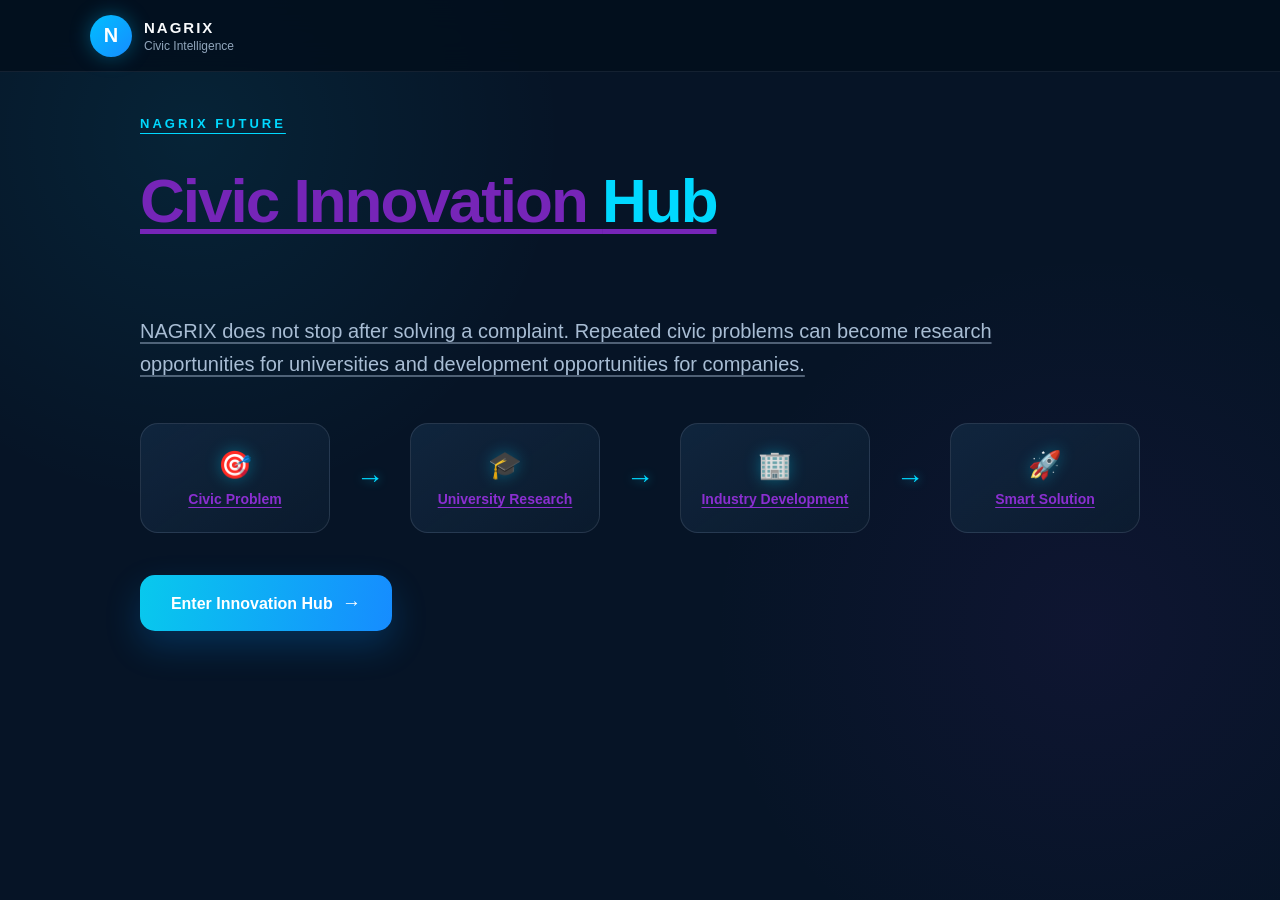
<file: innovation.html>
<!DOCTYPE html>
<html lang="en">
<head>
    <meta charset="UTF-8">
    <meta name="viewport" content="width=device-width, initial-scale=1.0">

    <title>NAGRIX | Civic Innovation Hub</title>

    <link rel="stylesheet" href="innovation.css">
</head>

<body>

    <!-- ================= HEADER ================= -->

    <header class="top-header">

        <div class="nav-container">

            <div class="brand">

                <div class="brand-logo">
                    N
                </div>

                <div class="brand-text">
                    <strong>NAGRIX</strong>
                    <span>Civic Intelligence</span>
                </div>

            </div>

        </div>

    </header>


    <!-- ================= INNOVATION HUB ================= -->

    <main>

        <section class="innovation-section">

            <div class="innovation-container">

                <!-- SMALL LABEL -->

                <div class="future-label">
                    NAGRIX FUTURE
                </div>


                <!-- MAIN TITLE -->

                <h1 class="innovation-title">
                    Civic Innovation
                    <span>Hub</span>
                </h1>


                <!-- DESCRIPTION -->

                <p class="innovation-description">

                    NAGRIX does not stop after solving a complaint.
                    Repeated civic problems can become research
                    opportunities for universities and development
                    opportunities for companies.

                </p>


                <!-- ================= PIPELINE ================= -->

                <div class="innovation-pipeline">


                    <!-- STEP 1 -->

                    <div
                        class="pipeline-card"
                        data-step="1"
                    >

                        <div class="pipeline-icon">
                            🎯
                        </div>

                        <h3>
                            Civic Problem
                        </h3>

                        <p>
                            Real problems reported
                            by citizens.
                        </p>

                    </div>


                    <!-- ARROW -->

                    <div class="pipeline-arrow">
                        →
                    </div>


                    <!-- STEP 2 -->

                    <div
                        class="pipeline-card"
                        data-step="2"
                    >

                        <div class="pipeline-icon">
                            🎓
                        </div>

                        <h3>
                            University Research
                        </h3>

                        <p>
                            Universities research
                            the root cause.
                        </p>

                    </div>


                    <!-- ARROW -->

                    <div class="pipeline-arrow">
                        →
                    </div>


                    <!-- STEP 3 -->

                    <div
                        class="pipeline-card"
                        data-step="3"
                    >

                        <div class="pipeline-icon">
                            🏢
                        </div>

                        <h3>
                            Industry Development
                        </h3>

                        <p>
                            Companies develop
                            practical solutions.
                        </p>

                    </div>


                    <!-- ARROW -->

                    <div class="pipeline-arrow">
                        →
                    </div>


                    <!-- STEP 4 -->

                    <div
                        class="pipeline-card"
                        data-step="4"
                    >

                        <div class="pipeline-icon">
                            🚀
                        </div>

                        <h3>
                            Smart Solution
                        </h3>

                        <p>
                            Tested solutions are
                            deployed in society.
                        </p>

                    </div>

                </div>


                <!-- ================= BUTTON ================= -->

                <div class="innovation-action">

                    <button
                        id="enterInnovation"
                        class="innovation-btn"
                    >

                        Enter Innovation Hub

                        <span>
                            →
                        </span>

                    </button>

                </div>


                <!-- ================= STATUS ================= -->

                <div
                    id="innovationStatus"
                    class="innovation-status"
                >
                    NAGRIX Innovation Network Ready
                </div>

            </div>

        </section>

    </main>


    <script src="innovation.js"></script>

</body>
</html>
</file>
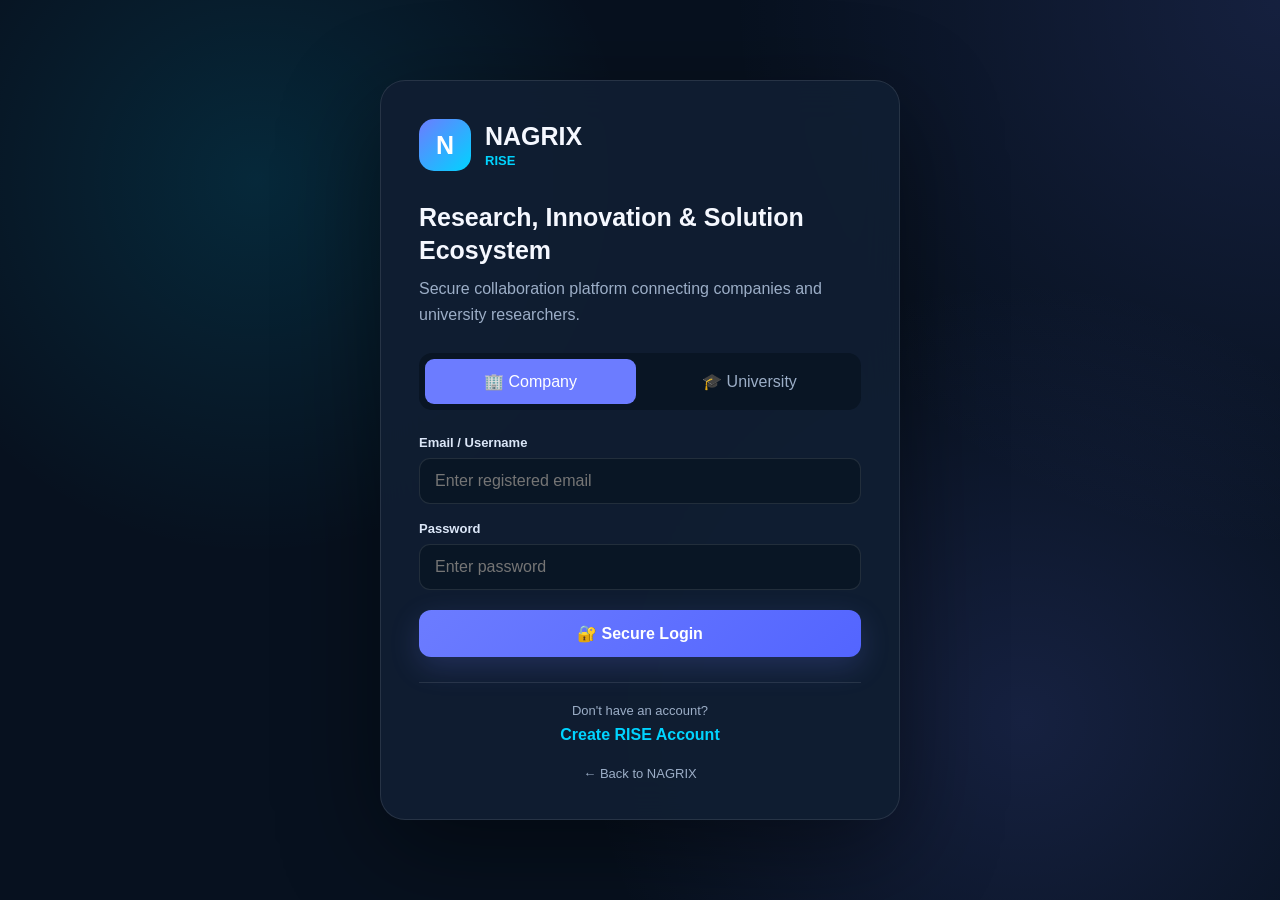
<file: rise.html>
<!DOCTYPE html>
<html lang="en">
<head>
    <meta charset="UTF-8">
    <meta name="viewport" content="width=device-width, initial-scale=1.0">

    <title>NAGRIX RISE | Research, Innovation & Solution Ecosystem</title>

    <link rel="stylesheet" href="rise.css">
</head>

<body>

<!-- =====================================================
     LOGIN SCREEN
===================================================== -->

<section id="loginScreen" class="login-screen">

    <div class="login-card">

        <div class="brand-logo">
            <div class="logo-box">N</div>

            <div>
                <h1>NAGRIX</h1>
                <span>RISE</span>
            </div>
        </div>

        <div class="login-title">
            <h2>Research, Innovation & Solution Ecosystem</h2>

            <p>
                Secure collaboration platform connecting
                companies and university researchers.
            </p>
        </div>

        <div class="login-tabs">

            <button
                id="companyTab"
                class="login-tab active"
                onclick="selectLoginType('company')">

                🏢 Company
            </button>

            <button
                id="universityTab"
                class="login-tab"
                onclick="selectLoginType('university')">

                🎓 University
            </button>

        </div>


        <form id="loginForm">

            <label>Email / Username</label>

            <input
                type="email"
                id="loginEmail"
                placeholder="Enter registered email"
                required
            >


            <label>Password</label>

            <input
                type="password"
                id="loginPassword"
                placeholder="Enter password"
                required
            >

            <button
                type="submit"
                class="login-btn">

                🔐 Secure Login
            </button>

        </form>


        <div id="loginMessage"></div>


        <div class="register-box">

            <p>Don't have an account?</p>

            <button onclick="showRegister()">
                Create RISE Account
            </button>

        </div>

        <a href="index.html" class="back-link">
            ← Back to NAGRIX
        </a>

    </div>

</section>


<!-- =====================================================
     REGISTER MODAL
===================================================== -->

<div
    id="registerModal"
    class="modal hidden">

    <div class="modal-card">

        <button
            class="close-btn"
            onclick="closeRegister()">

            ×
        </button>

        <h2>Create RISE Account</h2>

        <p class="modal-subtitle">
            Register as a company or university research partner.
        </p>


        <form id="registerForm">

            <label>Account Type</label>

            <select id="registerType" required>

                <option value="company">
                    Company
                </option>

                <option value="university">
                    University / Research Institution
                </option>

            </select>


            <label>Organization Name</label>

            <input
                type="text"
                id="organizationName"
                placeholder="Organization name"
                required
            >


            <label>Official Email</label>

            <input
                type="email"
                id="registerEmail"
                placeholder="official@email.com"
                required
            >


            <label>Password</label>

            <input
                type="password"
                id="registerPassword"
                placeholder="Minimum 6 characters"
                minlength="6"
                required
            >


            <button
                type="submit"
                class="primary-btn">

                Create Account
            </button>

        </form>

        <div id="registerMessage"></div>

    </div>

</div>


<!-- =====================================================
     MAIN RISE APP
===================================================== -->

<div id="riseApp" class="hidden">

    <!-- NAVBAR -->

    <header class="rise-navbar">

        <div class="nav-brand">

            <div class="small-logo">
                N
            </div>

            <div>
                <strong>NAGRIX RISE</strong>
                <small>
                    Research • Innovation • Solution Ecosystem
                </small>
            </div>

        </div>


        <div class="nav-user">

            <span id="navOrganization">
                Organization
            </span>

            <button onclick="logout()">
                Logout
            </button>

        </div>

    </header>


    <!-- SIDEBAR -->

    <aside class="sidebar">

        <button
            class="side-item active"
            onclick="showSection('dashboard', this)">

            🏠 Dashboard

        </button>


        <button
            id="submitIdeaMenu"
            class="side-item"
            onclick="showSection('submitIdea', this)">

            💡 Submit Idea

        </button>


        <button
            class="side-item"
            onclick="showSection('ideas', this)">

            🔬 Ideas & Challenges

        </button>


        <button
            id="researchMenu"
            class="side-item"
            onclick="showSection('research', this)">

            🎓 Research Collaboration

        </button>


        <button
            class="side-item"
            onclick="showSection('projects', this)">

            🧪 Projects

        </button>


        <button
            class="side-item"
            onclick="showSection('profile', this)">

            👤 Profile

        </button>

    </aside>


    <!-- MAIN CONTENT -->

    <main class="main-content">


        <!-- =================================================
             DASHBOARD
        ================================================== -->

        <section
            id="dashboard"
            class="app-section active-section">

            <div class="page-header">

                <div>

                    <span class="eyebrow">
                        NAGRIX RISE
                    </span>

                    <h1 id="welcomeTitle">
                        Welcome
                    </h1>

                    <p>
                        Connect real-world industry challenges
                        with academic research and innovation.
                    </p>

                </div>

            </div>


            <!-- STATS -->

            <div class="stats-grid">

                <div class="stat-card">

                    <span>💡</span>

                    <strong id="totalIdeas">
                        0
                    </strong>

                    <small>
                        Submitted Ideas
                    </small>

                </div>


                <div class="stat-card">

                    <span>🔬</span>

                    <strong id="researchRequests">
                        0
                    </strong>

                    <small>
                        Research Requests
                    </small>

                </div>


                <div class="stat-card">

                    <span>🧪</span>

                    <strong id="activeProjects">
                        0
                    </strong>

                    <small>
                        Active Projects
                    </small>

                </div>


                <div class="stat-card">

                    <span>🤝</span>

                    <strong id="collaborations">
                        0
                    </strong>

                    <small>
                        Collaborations
                    </small>

                </div>

            </div>


            <!-- ROLE INFORMATION -->

            <div
                id="companyDashboard"
                class="role-dashboard">

                <div class="dashboard-card">

                    <div class="card-heading">

                        <div>
                            <span class="card-icon">🏢</span>

                            <div>
                                <h3>Company Innovation Space</h3>

                                <p>
                                    Share development challenges with
                                    university researchers.
                                </p>
                            </div>
                        </div>

                        <button
                            onclick="showSectionById('submitIdea')">

                            + Submit Idea
                        </button>

                    </div>

                </div>


                <div class="info-grid">

                    <div class="info-card">

                        <h3>💡 Share Your Idea</h3>

                        <p>
                            Companies can publish technology,
                            engineering or civic innovation
                            challenges for academic research.
                        </p>

                    </div>


                    <div class="info-card">

                        <h3>🔐 Protected Record</h3>

                        <p>
                            Each submission receives a unique
                            RISE Idea ID and remains associated
                            with the submitting organization.
                        </p>

                    </div>


                    <div class="info-card">

                        <h3>🎓 Find Researchers</h3>

                        <p>
                            University teams can review eligible
                            challenges and submit research proposals.
                        </p>

                    </div>

                </div>

            </div>


            <div
                id="universityDashboard"
                class="role-dashboard hidden">

                <div class="dashboard-card">

                    <div class="card-heading">

                        <div>
                            <span class="card-icon">🎓</span>

                            <div>
                                <h3>University Research Space</h3>

                                <p>
                                    Discover industry challenges and
                                    propose research collaborations.
                                </p>
                            </div>
                        </div>

                        <button
                            onclick="showSectionById('ideas')">

                            🔬 Explore Ideas
                        </button>

                    </div>

                </div>


                <div class="info-grid">

                    <div class="info-card">

                        <h3>🔎 Explore Challenges</h3>

                        <p>
                            Find technology and development problems
                            published by verified organizations.
                        </p>

                    </div>


                    <div class="info-card">

                        <h3>📄 Submit Proposal</h3>

                        <p>
                            Researchers can submit a research approach,
                            methodology and expected outcome.
                        </p>

                    </div>


                    <div class="info-card">

                        <h3>🤝 Collaboration</h3>

                        <p>
                            Build long-term research and development
                            relationships with industry.
                        </p>

                    </div>

                </div>

            </div>

        </section>


        <!-- =================================================
             SUBMIT IDEA
        ================================================== -->

        <section
            id="submitIdea"
            class="app-section">

            <div class="page-header">

                <div>

                    <span class="eyebrow">
                        COMPANY INNOVATION
                    </span>

                    <h1>Submit Development Idea</h1>

                    <p>
                        Share a real development challenge with
                        verified university research partners.
                    </p>

                </div>

            </div>


            <div class="form-card">

                <form id="ideaForm">

                    <div class="form-grid">

                        <div>

                            <label>
                                Idea / Challenge Title
                            </label>

                            <input
                                id="ideaTitle"
                                type="text"
                                placeholder="Example: Smart Waste Detection System"
                                required
                            >

                        </div>


                        <div>

                            <label>
                                Technology Domain
                            </label>

                            <select
                                id="ideaDomain"
                                required>

                                <option value="">
                                    Select domain
                                </option>

                                <option>
                                    Artificial Intelligence
                                </option>

                                <option>
                                    Robotics
                                </option>

                                <option>
                                    IoT
                                </option>

                                <option>
                                    Smart City
                                </option>

                                <option>
                                    Healthcare Technology
                                </option>

                                <option>
                                    Agriculture Technology
                                </option>

                                <option>
                                    Clean Technology
                                </option>

                                <option>
                                    Software Development
                                </option>

                                <option>
                                    Hardware Development
                                </option>

                                <option>
                                    Other
                                </option>

                            </select>

                        </div>

                    </div>


                    <label>
                        Problem / Development Challenge
                    </label>

                    <textarea
                        id="ideaDescription"
                        rows="6"
                        placeholder="Explain the problem you want researchers to study..."
                        required></textarea>


                    <label>
                        Expected Research Outcome
                    </label>

                    <textarea
                        id="ideaOutcome"
                        rows="4"
                        placeholder="What kind of research, prototype or solution are you expecting?"
                        required></textarea>


                    <div class="form-grid">

                        <div>

                            <label>
                                Collaboration Type
                            </label>

                            <select id="collaborationType">

                                <option>
                                    Research Project
                                </option>

                                <option>
                                    Prototype Development
                                </option>

                                <option>
                                    Technology Development
                                </option>

                                <option>
                                    Joint Innovation Project
                                </option>

                            </select>

                        </div>


                        <div>

                            <label>
                                Visibility
                            </label>

                            <select id="visibility">

                                <option value="researchers">
                                    Verified Researchers
                                </option>

                                <option value="public">
                                    Public Challenge
                                </option>

                            </select>

                        </div>

                    </div>


                    <div class="security-note">

                        🔐 <strong>RISE Collaboration Record</strong>

                        <p>
                            Your submission receives a unique RISE ID.
                            Access is controlled through authenticated
                            accounts and Firestore security rules.
                        </p>

                    </div>


                    <button
                        type="submit"
                        class="primary-btn large">

                        🚀 Submit to NAGRIX RISE

                    </button>

                </form>

                <div id="ideaMessage"></div>

            </div>

        </section>


        <!-- =================================================
             IDEAS
        ================================================== -->

        <section
            id="ideas"
            class="app-section">

            <div class="page-header">

                <div>

                    <span class="eyebrow">
                        INNOVATION MARKETPLACE
                    </span>

                    <h1>Research Challenges</h1>

                    <p>
                        Industry challenges available for
                        research collaboration.
                    </p>

                </div>

            </div>


            <div id="ideasContainer" class="ideas-container">

                <div class="empty-state">
                    Loading ideas...
                </div>

            </div>

        </section>


        <!-- =================================================
             RESEARCH REQUESTS
        ================================================== -->

        <section
            id="research"
            class="app-section">

            <div class="page-header">

                <div>

                    <span class="eyebrow">
                        COLLABORATION
                    </span>

                    <h1>Research Collaboration</h1>

                    <p>
                        Manage research proposals and collaboration
                        requests.
                    </p>

                </div>

            </div>


            <div
                id="researchContainer"
                class="research-container">

                <div class="empty-state">
                    No collaboration requests yet.
                </div>

            </div>

        </section>


        <!-- =================================================
             PROJECTS
        ================================================== -->

        <section
            id="projects"
            class="app-section">

            <div class="page-header">

                <div>

                    <span class="eyebrow">
                        DEVELOPMENT
                    </span>

                    <h1>Research Projects</h1>

                    <p>
                        Track active research and development
                        collaborations.
                    </p>

                </div>

            </div>


            <div class="project-board">

                <div class="project-column">

                    <h3>
                        📝 Proposed
                    </h3>

                    <div
                        id="proposedProjects"
                        class="project-list">
                    </div>

                </div>


                <div class="project-column">

                    <h3>
                        🔬 Research
                    </h3>

                    <div
                        id="researchProjects"
                        class="project-list">
                    </div>

                </div>


                <div class="project-column">

                    <h3>
                        🧪 Development
                    </h3>

                    <div
                        id="developmentProjects"
                        class="project-list">
                    </div>

                </div>


                <div class="project-column">

                    <h3>
                        🚀 Completed
                    </h3>

                    <div
                        id="completedProjects"
                        class="project-list">
                    </div>

                </div>

            </div>

        </section>


        <!-- =================================================
             PROFILE
        ================================================== -->

        <section
            id="profile"
            class="app-section">

            <div class="page-header">

                <div>

                    <span class="eyebrow">
                        ACCOUNT
                    </span>

                    <h1>Organization Profile</h1>

                </div>

            </div>


            <div class="profile-card">

                <div class="profile-avatar">
                    🏢
                </div>

                <div>

                    <h2 id="profileOrganization">
                        Organization
                    </h2>

                    <p id="profileEmail">
                        email
                    </p>

                    <span
                        id="profileRole"
                        class="role-badge">
                        Company
                    </span>

                </div>

            </div>

        </section>

    </main>

</div>


<!-- =====================================================
     JAVASCRIPT
===================================================== -->

<script type="module" src="rise.js"></script>

</body>
</html>
</file>
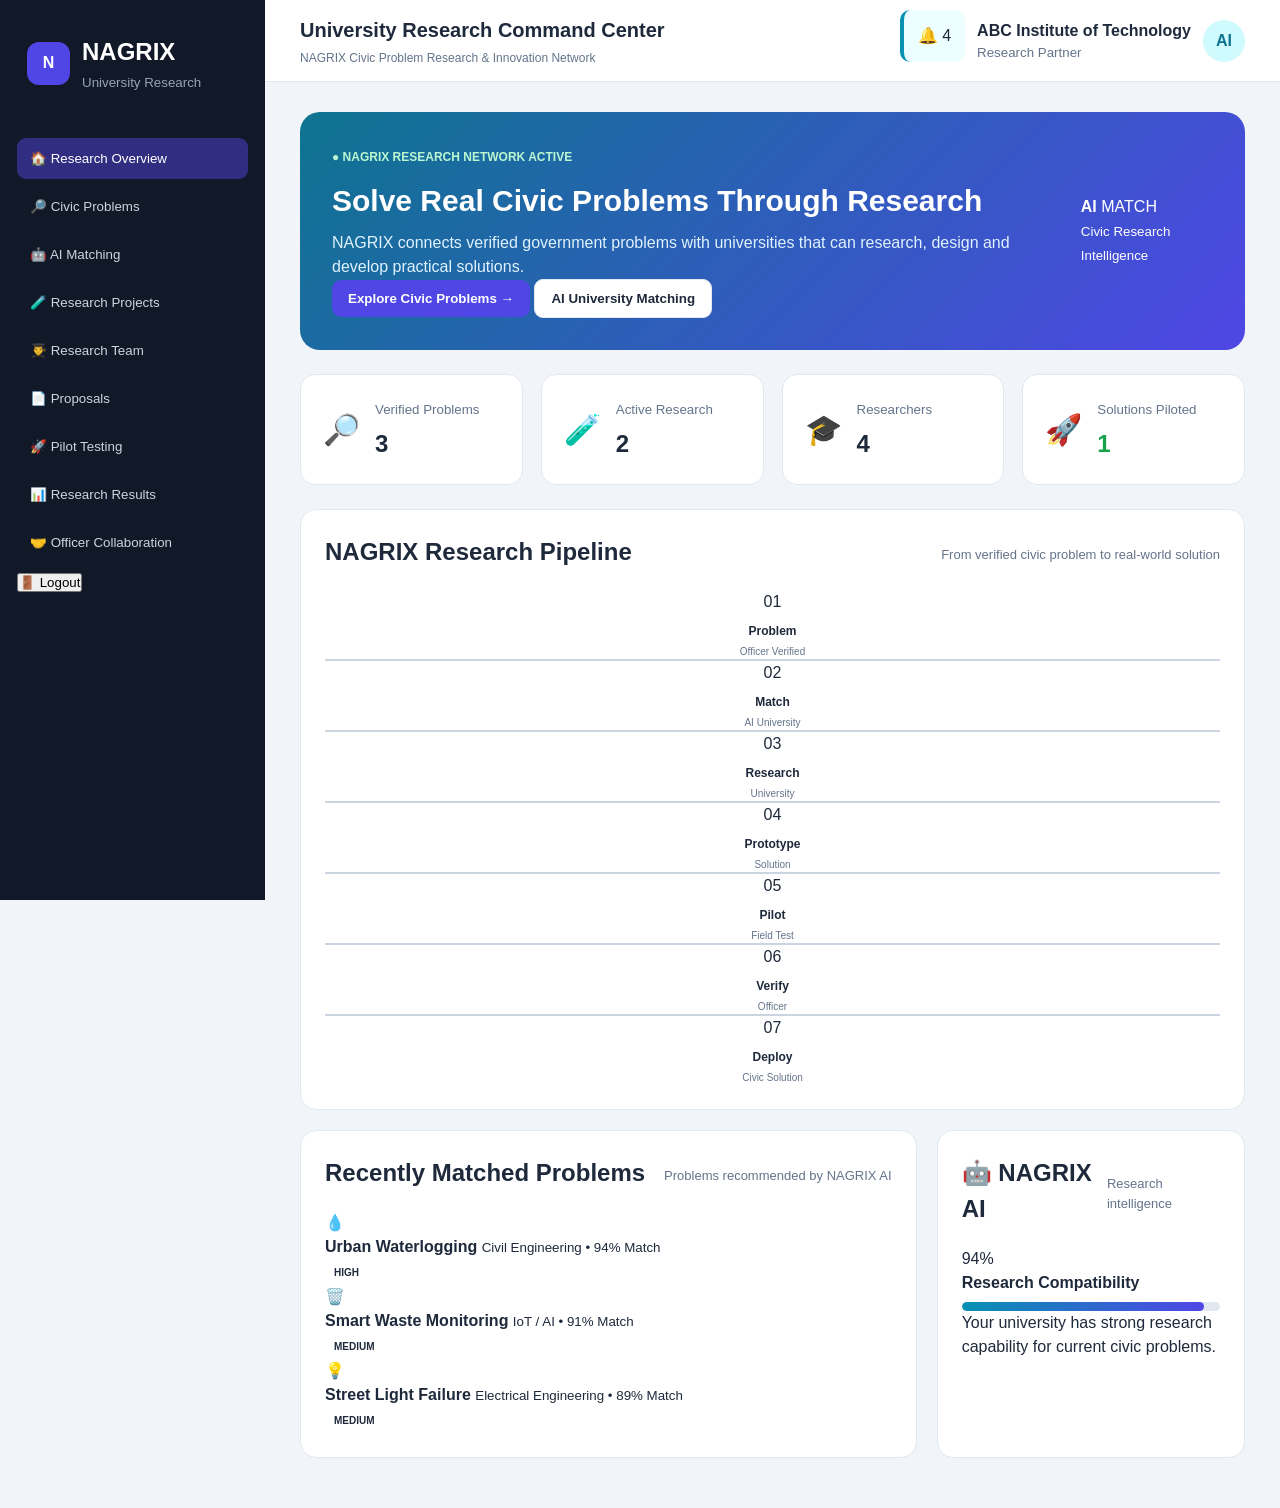
<file: university.html>
<!DOCTYPE html>
<html lang="en">
<head>
    <meta charset="UTF-8">

    <meta
        name="viewport"
        content="width=device-width, initial-scale=1.0"
    >

    <title>NAGRIX | University Research Portal</title>

    <link rel="stylesheet" href="university.css">
</head>

<body>

<!-- =====================================================
     SIDEBAR
===================================================== -->

<aside class="sidebar">

    <div class="brand">

        <div class="brand-logo">
            N
        </div>

        <div>
            <h2>NAGRIX</h2>
            <small>University Research</small>
        </div>

    </div>


    <nav>

        <button
            class="nav-item active"
            data-section="overview"
        >
            🏠
            <span>Research Overview</span>
        </button>


        <button
            class="nav-item"
            data-section="problems"
        >
            🔎
            <span>Civic Problems</span>
        </button>


        <button
            class="nav-item"
            data-section="matching"
        >
            🤖
            <span>AI Matching</span>
        </button>


        <button
            class="nav-item"
            data-section="projects"
        >
            🧪
            <span>Research Projects</span>
        </button>


        <button
            class="nav-item"
            data-section="team"
        >
            👨‍🎓
            <span>Research Team</span>
        </button>


        <button
            class="nav-item"
            data-section="proposals"
        >
            📄
            <span>Proposals</span>
        </button>


        <button
            class="nav-item"
            data-section="pilot"
        >
            🚀
            <span>Pilot Testing</span>
        </button>


        <button
            class="nav-item"
            data-section="results"
        >
            📊
            <span>Research Results</span>
        </button>


        <button
            class="nav-item"
            data-section="collaboration"
        >
            🤝
            <span>Officer Collaboration</span>
        </button>

    </nav>


    <button
        class="logout-btn"
        onclick="logoutUniversity()"
    >
        🚪 Logout
    </button>

</aside>



<!-- =====================================================
     MAIN
===================================================== -->

<main class="main">


<!-- =====================================================
     TOPBAR
===================================================== -->

<header class="topbar">

    <div>

        <h2 id="pageTitle">
            University Research Command Center
        </h2>

        <p>
            NAGRIX Civic Problem Research & Innovation Network
        </p>

    </div>


    <div class="university-profile">

        <div class="notification">
            🔔
            <span>4</span>
        </div>

        <div class="profile-info">

            <strong>
                ABC Institute of Technology
            </strong>

            <small>
                Research Partner
            </small>

        </div>

        <div class="avatar">
            AI
        </div>

    </div>

</header>



<!-- =====================================================
     OVERVIEW
===================================================== -->

<section
    id="overview"
    class="content-section active-section"
>

    <div class="hero">

        <div>

            <span class="online">
                ● NAGRIX RESEARCH NETWORK ACTIVE
            </span>

            <h1>
                Solve Real Civic Problems
                Through Research
            </h1>

            <p>
                NAGRIX connects verified government problems
                with universities that can research, design
                and develop practical solutions.
            </p>

            <div class="hero-buttons">

                <button
                    class="primary-btn"
                    onclick="showSection('problems')"
                >
                    Explore Civic Problems →
                </button>

                <button
                    class="secondary-btn"
                    onclick="showSection('matching')"
                >
                    AI University Matching
                </button>

            </div>

        </div>


        <div class="research-core">

            <div class="core-circle">

                <strong>AI</strong>

                <span>
                    MATCH
                </span>

            </div>

            <small>
                Civic Research Intelligence
            </small>

        </div>

    </div>



    <!-- STATS -->

    <div class="stats-grid">

        <div class="stat-card">

            <span>🔎</span>

            <div>

                <small>
                    Verified Problems
                </small>

                <h2>
                    128
                </h2>

            </div>

        </div>


        <div class="stat-card">

            <span>🧪</span>

            <div>

                <small>
                    Active Research
                </small>

                <h2>
                    24
                </h2>

            </div>

        </div>


        <div class="stat-card">

            <span>🎓</span>

            <div>

                <small>
                    Researchers
                </small>

                <h2>
                    86
                </h2>

            </div>

        </div>


        <div class="stat-card success">

            <span>🚀</span>

            <div>

                <small>
                    Solutions Piloted
                </small>

                <h2>
                    17
                </h2>

            </div>

        </div>

    </div>



    <!-- RESEARCH PIPELINE -->

    <div class="panel">

        <div class="panel-header">

            <h2>
                NAGRIX Research Pipeline
            </h2>

            <p>
                From verified civic problem to real-world solution
            </p>

        </div>


        <div class="pipeline">

            <div class="pipeline-step active">

                <span>01</span>

                <strong>
                    Problem
                </strong>

                <small>
                    Officer Verified
                </small>

            </div>


            <div class="pipeline-line"></div>


            <div class="pipeline-step active">

                <span>02</span>

                <strong>
                    Match
                </strong>

                <small>
                    AI University
                </small>

            </div>


            <div class="pipeline-line"></div>


            <div class="pipeline-step active">

                <span>03</span>

                <strong>
                    Research
                </strong>

                <small>
                    University
                </small>

            </div>


            <div class="pipeline-line"></div>


            <div class="pipeline-step">

                <span>04</span>

                <strong>
                    Prototype
                </strong>

                <small>
                    Solution
                </small>

            </div>


            <div class="pipeline-line"></div>


            <div class="pipeline-step">

                <span>05</span>

                <strong>
                    Pilot
                </strong>

                <small>
                    Field Test
                </small>

            </div>


            <div class="pipeline-line"></div>


            <div class="pipeline-step">

                <span>06</span>

                <strong>
                    Verify
                </strong>

                <small>
                    Officer
                </small>

            </div>


            <div class="pipeline-line"></div>


            <div class="pipeline-step">

                <span>07</span>

                <strong>
                    Deploy
                </strong>

                <small>
                    Civic Solution
                </small>

            </div>

        </div>

    </div>



    <!-- RECENT PROBLEMS -->

    <div class="grid-two">

        <div class="panel">

            <div class="panel-header">

                <h2>
                    Recently Matched Problems
                </h2>

                <p>
                    Problems recommended by NAGRIX AI
                </p>

            </div>


            <div class="problem-list">

                <div class="problem-item">

                    <div class="problem-icon">
                        💧
                    </div>

                    <div>

                        <strong>
                            Urban Waterlogging
                        </strong>

                        <small>
                            Civil Engineering • 94% Match
                        </small>

                    </div>

                    <span class="status high">
                        HIGH
                    </span>

                </div>


                <div class="problem-item">

                    <div class="problem-icon">
                        🗑️
                    </div>

                    <div>

                        <strong>
                            Smart Waste Monitoring
                        </strong>

                        <small>
                            IoT / AI • 91% Match
                        </small>

                    </div>

                    <span class="status medium">
                        MEDIUM
                    </span>

                </div>


                <div class="problem-item">

                    <div class="problem-icon">
                        💡
                    </div>

                    <div>

                        <strong>
                            Street Light Failure
                        </strong>

                        <small>
                            Electrical Engineering • 89% Match
                        </small>

                    </div>

                    <span class="status medium">
                        MEDIUM
                    </span>

                </div>

            </div>

        </div>


        <div class="panel ai-panel">

            <div class="panel-header">

                <h2>
                    🤖 NAGRIX AI
                </h2>

                <p>
                    Research intelligence
                </p>

            </div>

            <div class="ai-score">
                94%
            </div>

            <strong>
                Research Compatibility
            </strong>

            <div class="progress">

                <div style="width:94%"></div>

            </div>

            <p class="muted">
                Your university has strong research
                capability for current civic problems.
            </p>

        </div>

    </div>

</section>



<!-- =====================================================
     CIVIC PROBLEMS
===================================================== -->

<section
    id="problems"
    class="content-section"
>

    <div class="section-title">

        <div>

            <h1>
                Verified Civic Problems
            </h1>

            <p>
                Problems submitted and verified by NAGRIX officers.
            </p>

        </div>

        <button
            class="primary-btn"
            onclick="refreshProblems()"
        >
            ↻ Refresh
        </button>

    </div>



    <div class="filter-bar">

        <input
            type="text"
            id="problemSearch"
            placeholder="Search problem..."
            oninput="searchProblems()"
        >


        <select id="problemCategory">

            <option value="all">
                All Categories
            </option>

            <option value="water">
                Water & Drainage
            </option>

            <option value="waste">
                Waste Management
            </option>

            <option value="roads">
                Roads
            </option>

            <option value="electricity">
                Electricity
            </option>

            <option value="environment">
                Environment
            </option>

        </select>

    </div>



    <div class="problem-cards">


        <!-- PROBLEM 1 -->

        <article
            class="research-card"
            data-category="water"
        >

            <div class="card-top">

                <span class="problem-number">
                    NGRX-2026-001245
                </span>

                <span class="status high">
                    HIGH PRIORITY
                </span>

            </div>


            <h2>
                Urban Waterlogging
            </h2>

            <p>
                Repeated water accumulation during rainfall
                is affecting residential roads and public movement.
            </p>


            <div class="problem-meta">

                <span>
                    📍 XYZ Municipal Zone
                </span>

                <span>
                    🏢 Municipal Engineering
                </span>

                <span>
                    👮 Officer Verified
                </span>

            </div>


            <div class="evidence-row">

                <span>
                    📷 18 Evidence Photos
                </span>

                <span>
                    📊 47 Related Complaints
                </span>

            </div>


            <button
                class="primary-btn"
                onclick="viewProblem('NGRX-2026-001245')"
            >
                View Research Opportunity →
            </button>

        </article>



        <!-- PROBLEM 2 -->

        <article
            class="research-card"
            data-category="waste"
        >

            <div class="card-top">

                <span class="problem-number">
                    NGRX-2026-001198
                </span>

                <span class="status medium">
                    MEDIUM
                </span>

            </div>


            <h2>
                Smart Waste Monitoring
            </h2>

            <p>
                Garbage bins frequently overflow due to
                inefficient collection scheduling.
            </p>


            <div class="problem-meta">

                <span>
                    📍 Central Ward
                </span>

                <span>
                    🏢 Sanitation Department
                </span>

                <span>
                    👮 Officer Verified
                </span>

            </div>


            <div class="evidence-row">

                <span>
                    📷 23 Evidence Photos
                </span>

                <span>
                    📊 61 Related Complaints
                </span>

            </div>


            <button
                class="primary-btn"
                onclick="viewProblem('NGRX-2026-001198')"
            >
                View Research Opportunity →
            </button>

        </article>



        <!-- PROBLEM 3 -->

        <article
            class="research-card"
            data-category="electricity"
        >

            <div class="card-top">

                <span class="problem-number">
                    NGRX-2026-001176
                </span>

                <span class="status medium">
                    MEDIUM
                </span>

            </div>


            <h2>
                Smart Street Light Failure Detection
            </h2>

            <p>
                Repeated street light failures are creating
                safety and visibility problems.
            </p>


            <div class="problem-meta">

                <span>
                    📍 Sector 14
                </span>

                <span>
                    🏢 Electrical Department
                </span>

                <span>
                    👮 Officer Verified
                </span>

            </div>


            <div class="evidence-row">

                <span>
                    📷 12 Evidence Photos
                </span>

                <span>
                    📊 29 Related Complaints
                </span>

            </div>


            <button
                class="primary-btn"
                onclick="viewProblem('NGRX-2026-001176')"
            >
                View Research Opportunity →
            </button>

        </article>

    </div>

</section>



<!-- =====================================================
     AI MATCHING
===================================================== -->

<section
    id="matching"
    class="content-section"
>

    <div class="section-title">

        <div>

            <h1>
                AI University Matching
            </h1>

            <p>
                NAGRIX identifies the best research department
                for each verified civic problem.
            </p>

        </div>

    </div>


    <div class="matching-layout">

        <div class="panel">

            <div class="panel-header">

                <h2>
                    Selected Problem
                </h2>

                <p>
                    NGRX-2026-001245
                </p>

            </div>


            <div class="selected-problem">

                <div class="large-icon">
                    💧
                </div>

                <h2>
                    Urban Waterlogging
                </h2>

                <p>
                    Recurring waterlogging in XYZ Municipal Zone.
                </p>

            </div>


            <button
                class="primary-btn full"
                onclick="runAIMatching()"
            >
                🤖 Run AI Matching
            </button>

        </div>



        <div class="panel">

            <div class="panel-header">

                <h2>
                    Recommended Research Areas
                </h2>

            </div>


            <div class="match-item">

                <span>
                    🏗️
                </span>

                <div>

                    <strong>
                        Civil Engineering
                    </strong>

                    <small>
                        96% compatibility
                    </small>

                </div>

                <b>
                    96%
                </b>

            </div>


            <div class="match-item">

                <span>
                    🌱
                </span>

                <div>

                    <strong>
                        Environmental Engineering
                    </strong>

                    <small>
                        93% compatibility
                    </small>

                </div>

                <b>
                    93%
                </b>

            </div>


            <div class="match-item">

                <span>
                    🏙️
                </span>

                <div>

                    <strong>
                        Urban Planning
                    </strong>

                    <small>
                        88% compatibility
                    </small>

                </div>

                <b>
                    88%
                </b>

            </div>


            <div class="match-item">

                <span>
                    📡
                </span>

                <div>

                    <strong>
                        IoT & Smart Systems
                    </strong>

                    <small>
                        82% compatibility
                    </small>

                </div>

                <b>
                    82%
                </b>

            </div>

        </div>

    </div>


    <div class="panel recommended-university">

        <div class="panel-header">

            <h2>
                🎓 Recommended University
            </h2>

            <p>
                Based on problem type, research capability
                and available expertise.
            </p>

        </div>


        <div class="university-result">

            <div class="university-logo">
                AI
            </div>

            <div>

                <h2>
                    ABC Institute of Technology
                </h2>

                <p>
                    Department of Civil Engineering
                </p>

                <div class="tags">

                    <span>
                        Smart Cities
                    </span>

                    <span>
                        Water Management
                    </span>

                    <span>
                        IoT
                    </span>

                </div>

            </div>


            <div class="match-score">

                <strong>
                    94%
                </strong>

                <small>
                    Match
                </small>

            </div>


            <button
                class="primary-btn"
                onclick="acceptResearchProject()"
            >
                Accept Research Project
            </button>

        </div>

    </div>

</section>



<!-- =====================================================
     RESEARCH PROJECTS
===================================================== -->

<section
    id="projects"
    class="content-section"
>

    <div class="section-title">

        <div>

            <h1>
                Research Projects
            </h1>

            <p>
                Active university research projects.
            </p>

        </div>

        <button
            class="primary-btn"
            onclick="createResearchProject()"
        >
            + New Research Project
        </button>

    </div>


    <div class="project-grid">

        <div class="project-card">

            <span class="research-status">
                ACTIVE RESEARCH
            </span>

            <h2>
                Smart Drainage Monitoring
            </h2>

            <p>
                Development of IoT-based water-level monitoring
                for recurring urban waterlogging.
            </p>

            <div class="project-info">

                <span>
                    NGRX-2026-001245
                </span>

                <span>
                    68% Complete
                </span>

            </div>

            <div class="progress">
                <div style="width:68%"></div>
            </div>

            <button
                class="secondary-btn full"
                onclick="openProjectDetails()"
            >
                Open Research Project
            </button>

        </div>


        <div class="project-card">

            <span class="research-status">
                PROTOTYPE
            </span>

            <h2>
                AI Waste Collection Predictor
            </h2>

            <p>
                Predicting garbage overflow and optimizing
                municipal collection routes.
            </p>

            <div class="project-info">

                <span>
                    NGRX-2026-001198
                </span>

                <span>
                    82% Complete
                </span>

            </div>

            <div class="progress">
                <div style="width:82%"></div>
            </div>

            <button
                class="secondary-btn full"
                onclick="openProjectDetails()"
            >
                Open Research Project
            </button>

        </div>

    </div>

</section>



<!-- =====================================================
     RESEARCH TEAM
===================================================== -->

<section
    id="team"
    class="content-section"
>

    <div class="section-title">

        <div>

            <h1>
                Research Team
            </h1>

            <p>
                Faculty, researchers and students working
                on NAGRIX civic challenges.
            </p>

        </div>

        <button
            class="primary-btn"
            onclick="addResearcher()"
        >
            + Add Researcher
        </button>

    </div>


    <div class="team-grid">

        <div class="team-card">

            <div class="team-avatar">
                DR
            </div>

            <h3>
                Dr. Research Lead
            </h3>

            <p>
                Principal Investigator
            </p>

            <span>
                Civil Engineering
            </span>

        </div>


        <div class="team-card">

            <div class="team-avatar">
                RS
            </div>

            <h3>
                Research Scholar
            </h3>

            <p>
                Project Researcher
            </p>

            <span>
                Smart Cities
            </span>

        </div>


        <div class="team-card">

            <div class="team-avatar">
                AI
            </div>

            <h3>
                AI Research Student
            </h3>

            <p>
                Data & AI Research
            </p>

            <span>
                Artificial Intelligence
            </span>

        </div>


        <div class="team-card">

            <div class="team-avatar">
                IO
            </div>

            <h3>
                IoT Student
            </h3>

            <p>
                Hardware Research
            </p>

            <span>
                IoT Systems
            </span>

        </div>

    </div>

</section>



<!-- =====================================================
     PROPOSALS
===================================================== -->

<section
    id="proposals"
    class="content-section"
>

    <div class="section-title">

        <div>

            <h1>
                Research Proposal
            </h1>

            <p>
                Submit a solution proposal for a verified
                civic problem.
            </p>

        </div>

    </div>


    <div class="panel proposal-panel">

        <form id="researchProposalForm">

            <label>
                Problem ID
            </label>

            <input
                type="text"
                value="NGRX-2026-001245"
                readonly
            >


            <label>
                Research Title
            </label>

            <input
                type="text"
                id="researchTitle"
                placeholder="Enter research title"
                required
            >


            <label>
                Research Department
            </label>

            <select
                id="researchDepartment"
                required
            >

                <option value="">
                    Select Department
                </option>

                <option>
                    Civil Engineering
                </option>

                <option>
                    Environmental Engineering
                </option>

                <option>
                    Computer Science & AI
                </option>

                <option>
                    Electrical Engineering
                </option>

                <option>
                    Mechanical Engineering
                </option>

                <option>
                    Urban Planning
                </option>

            </select>


            <label>
                Problem Statement
            </label>

            <textarea
                id="problemStatement"
                placeholder="Describe the civic problem..."
                required
            ></textarea>


            <label>
                Proposed Solution
            </label>

            <textarea
                id="proposedSolution"
                placeholder="Describe your proposed solution..."
                required
            ></textarea>


            <label>
                Expected Impact
            </label>

            <textarea
                id="expectedImpact"
                placeholder="Explain expected civic impact..."
                required
            ></textarea>


            <div class="form-row">

                <div>

                    <label>
                        Estimated Duration
                    </label>

                    <input
                        type="text"
                        placeholder="e.g. 6 Months"
                    >

                </div>


                <div>

                    <label>
                        Estimated Budget
                    </label>

                    <input
                        type="text"
                        placeholder="e.g. ₹2,00,000"
                    >

                </div>

            </div>


            <button
                type="submit"
                class="primary-btn"
            >
                Submit Research Proposal →
            </button>

        </form>

    </div>

</section>



<!-- =====================================================
     PILOT TESTING
===================================================== -->

<section
    id="pilot"
    class="content-section"
>

    <div class="section-title">

        <div>

            <h1>
                Pilot Testing
            </h1>

            <p>
                Test university-developed solutions
                in the real civic environment.
            </p>

        </div>

        <span class="status pending">
            PILOT IN PREPARATION
        </span>

    </div>


    <div class="pilot-layout">

        <div class="panel">

            <div class="panel-header">

                <h2>
                    Smart Drainage Monitoring System
                </h2>

                <p>
                    NGRX-2026-001245
                </p>

            </div>


            <div class="pilot-timeline">

                <div class="timeline-item completed">

                    <span>✓</span>

                    <div>

                        <strong>
                            Research Completed
                        </strong>

                        <small>
                            University research approved
                        </small>

                    </div>

                </div>


                <div class="timeline-item completed">

                    <span>✓</span>

                    <div>

                        <strong>
                            Prototype Developed
                        </strong>

                        <small>
                            IoT prototype ready
                        </small>

                    </div>

                </div>


                <div class="timeline-item active">

                    <span>03</span>

                    <div>

                        <strong>
                            Field Pilot
                        </strong>

                        <small>
                            Awaiting officer coordination
                        </small>

                    </div>

                </div>


                <div class="timeline-item">

                    <span>04</span>

                    <div>

                        <strong>
                            Officer Verification
                        </strong>

                        <small>
                            Ground performance verification
                        </small>

                    </div>

                </div>


                <div class="timeline-item">

                    <span>05</span>

                    <div>

                        <strong>
                            Deployment
                        </strong>

                        <small>
                            City-wide implementation
                        </small>

                    </div>

                </div>

            </div>

        </div>


        <div class="panel">

            <div class="panel-header">

                <h2>
                    Officer Collaboration
                </h2>

                <p>
                    Municipal officer assigned to pilot
                </p>

            </div>


            <div class="officer-box">

                <div class="officer-avatar">
                    MO
                </div>

                <div>

                    <strong>
                        Municipal Officer
                    </strong>

                    <small>
                        Municipal Engineering Department
                    </small>

                    <span>
                        ● Available for coordination
                    </span>

                </div>

            </div>


            <button
                class="primary-btn full"
                onclick="requestPilotApproval()"
            >
                Request Pilot Approval
            </button>


            <button
                class="secondary-btn full"
                onclick="contactOfficer()"
            >
                💬 Contact Officer
            </button>

        </div>

    </div>

</section>



<!-- =====================================================
     RESULTS
===================================================== -->

<section
    id="results"
    class="content-section"
>

    <div class="section-title">

        <div>

            <h1>
                Research Results
            </h1>

            <p>
                Measure the impact of university-developed solutions.
            </p>

        </div>

    </div>


    <div class="result-grid">

        <div class="result-card">

            <span>
                Problem Reduction
            </span>

            <strong>
                72%
            </strong>

            <div class="progress">

                <div style="width:72%"></div>

            </div>

        </div>


        <div class="result-card">

            <span>
                Estimated Cost Saving
            </span>

            <strong>
                ₹4.8L
            </strong>

            <small>
                Per year
            </small>

        </div>


        <div class="result-card">

            <span>
                Citizen Impact
            </span>

            <strong>
                8,400+
            </strong>

            <small>
                Citizens benefited
            </small>

        </div>

    </div>


    <div class="panel">

        <div class="panel-header">

            <h2>
                Final Research Outcome
            </h2>

        </div>


        <div class="outcome-box">

            <div>
                <strong>
                    Solution
                </strong>

                <p>
                    Smart Drainage Monitoring System
                </p>
            </div>


            <div>
                <strong>
                    Research Status
                </strong>

                <p>
                    Field Validated
                </p>
            </div>


            <div>
                <strong>
                    Officer Verification
                </strong>

                <p>
                    ✓ Verified
                </p>
            </div>


            <div>
                <strong>
                    Deployment Recommendation
                </strong>

                <p>
                    Recommended
                </p>
            </div>

        </div>


        <button
            class="primary-btn"
            onclick="publishSolution()"
        >
            🚀 Publish to NAGRIX Innovation Hub
        </button>

    </div>

</section>



<!-- =====================================================
     OFFICER COLLABORATION
===================================================== -->

<section
    id="collaboration"
    class="content-section"
>

    <div class="section-title">

        <div>

            <h1>
                Officer ↔ University Collaboration
            </h1>

            <p>
                Direct coordination between ground officers
                and university researchers.
            </p>

        </div>

    </div>


    <div class="collaboration-flow">

        <div class="collab-step">

            <div class="collab-icon">
                👮
            </div>

            <h3>
                Officer
            </h3>

            <p>
                Identifies and verifies the real-world problem.
            </p>

        </div>


        <div class="collab-arrow">
            →
        </div>


        <div class="collab-step">

            <div class="collab-icon">
                🤖
            </div>

            <h3>
                NAGRIX AI
            </h3>

            <p>
                Finds the most suitable research department.
            </p>

        </div>


        <div class="collab-arrow">
            →
        </div>


        <div class="collab-step">

            <div class="collab-icon">
                🎓
            </div>

            <h3>
                University
            </h3>

            <p>
                Researches the problem and develops a solution.
            </p>

        </div>


        <div class="collab-arrow">
            →
        </div>


        <div class="collab-step">

            <div class="collab-icon">
                🚀
            </div>

            <h3>
                Pilot
            </h3>

            <p>
                Solution is tested in the real environment.
            </p>

        </div>


        <div class="collab-arrow">
            →
        </div>


        <div class="collab-step">

            <div class="collab-icon">
                🏙️
            </div>

            <h3>
                Civic Deployment
            </h3>

            <p>
                Successful solution can be implemented at scale.
            </p>

        </div>

    </div>


    <div class="panel collaboration-panel">

        <h2>
            Current Collaboration
        </h2>

        <div class="collaboration-details">

            <div>

                <span>
                    Civic Problem
                </span>

                <strong>
                    Urban Waterlogging
                </strong>

            </div>


            <div>

                <span>
                    Officer
                </span>

                <strong>
                    Municipal Engineering Officer
                </strong>

            </div>


            <div>

                <span>
                    University
                </span>

                <strong>
                    ABC Institute of Technology
                </strong>

            </div>


            <div>

                <span>
                    Research Department
                </span>

                <strong>
                    Civil Engineering
                </strong>

            </div>


            <div>

                <span>
                    Research Status
                </span>

                <strong class="green-text">
                    Prototype Ready
                </strong>

            </div>

        </div>

    </div>

</section>



</main>



<!-- =====================================================
     PROBLEM MODAL
===================================================== -->

<div
    id="problemModal"
    class="modal hidden"
>

    <div class="modal-box">

        <button
            class="close-modal"
            onclick="closeProblemModal()"
        >
            ×
        </button>


        <span class="research-status">
            VERIFIED CIVIC RESEARCH OPPORTUNITY
        </span>


        <h2 id="modalProblemTitle">
            Urban Waterlogging
        </h2>


        <p>
            This problem has been verified by the concerned
            NAGRIX officer and is available for university research.
        </p>


        <div class="modal-details">

            <div>
                <span>Problem ID</span>
                <strong id="modalProblemId">
                    NGRX-2026-001245
                </strong>
            </div>


            <div>
                <span>Department</span>
                <strong>
                    Municipal Engineering
                </strong>
            </div>


            <div>
                <span>Location</span>
                <strong>
                    XYZ Municipal Zone
                </strong>
            </div>


            <div>
                <span>Related Complaints</span>
                <strong>
                    47
                </strong>
            </div>


            <div>
                <span>Officer Verification</span>
                <strong class="green-text">
                    ✓ VERIFIED
                </strong>
            </div>

        </div>


        <button
            class="primary-btn full"
            onclick="selectProblemForResearch()"
        >
            🤖 Match With University Research →
        </button>

    </div>

</div>



<!-- =====================================================
     JAVASCRIPT
===================================================== -->

<script src="university.js"></script>

</body>
</html>
</file>
<file: innovation.css>
/* =====================================================
   NAGRIX CIVIC INNOVATION HUB
===================================================== */

* {
    margin: 0;
    padding: 0;
    box-sizing: border-box;
}


/* =====================================================
   ROOT
===================================================== */

:root {

    --bg-main: #061426;
    --bg-secondary: #071a30;

    --card: rgba(17, 36, 59, 0.72);

    --border: rgba(148, 163, 184, 0.18);

    --text: #f8fafc;

    --muted: #9db0c7;

    --cyan: #00d9ff;

    --blue: #168cff;

    --purple: #7625b8;

    --purple-light: #8b2fd1;

    --glow:
        0 0 25px rgba(0, 217, 255, 0.18);

}


/* =====================================================
   BODY
===================================================== */

body {

    min-height: 100vh;

    font-family:
        Inter,
        Arial,
        Helvetica,
        sans-serif;

    background:

        radial-gradient(
            circle at 15% 15%,
            rgba(0, 217, 255, 0.08),
            transparent 28%
        ),

        radial-gradient(
            circle at 85% 70%,
            rgba(118, 37, 184, 0.08),
            transparent 30%
        ),

        var(--bg-main);

    color: var(--text);

}


/* =====================================================
   HEADER
===================================================== */

.top-header {

    height: 72px;

    display: flex;
    align-items: center;

    border-bottom:
        1px solid rgba(148, 163, 184, 0.12);

    background:
        rgba(3, 15, 29, 0.88);

    backdrop-filter:
        blur(15px);

}


.nav-container {

    width: min(1100px, 92%);

    margin: auto;

}


.brand {

    display: flex;

    align-items: center;

    gap: 12px;

}


.brand-logo {

    width: 42px;
    height: 42px;

    display: grid;
    place-items: center;

    border-radius: 50%;

    background:
        linear-gradient(
            135deg,
            #00bfff,
            #168cff
        );

    color: white;

    font-size: 20px;

    font-weight: 900;

    box-shadow:
        0 0 20px
        rgba(0, 191, 255, .35);

}


.brand-text strong {

    display: block;

    font-size: 15px;

    letter-spacing: 2px;

}


.brand-text span {

    display: block;

    margin-top: 3px;

    color: #91a6bc;

    font-size: 12px;

}


/* =====================================================
   MAIN SECTION
===================================================== */

.innovation-section {

    min-height:
        calc(100vh - 72px);

    padding:
        42px 0 55px;

}


.innovation-container {

    width:
        min(1000px, 92%);

    margin: auto;

}


/* =====================================================
   LABEL
===================================================== */

.future-label {

    display: inline-block;

    color: var(--cyan);

    font-size: 13px;

    font-weight: 800;

    letter-spacing: 3px;

    text-decoration:
        underline;

    text-underline-offset:
        5px;

    animation:
        labelGlow 2.5s ease-in-out infinite;

}


@keyframes labelGlow {

    0%,
    100% {

        text-shadow:
            0 0 4px
            rgba(0, 217, 255, .2);

    }

    50% {

        text-shadow:
            0 0 14px
            rgba(0, 217, 255, .7);

    }

}


/* =====================================================
   TITLE
===================================================== */

.innovation-title {

    margin-top: 36px;

    font-size:
        clamp(42px, 6vw, 62px);

    line-height: 1.05;

    font-weight: 800;

    letter-spacing: -2px;

    color: var(--purple);

    text-decoration:
        underline;

    text-decoration-thickness:
        5px;

    text-underline-offset:
        7px;

}


.innovation-title span {

    color: var(--cyan);

}


/* =====================================================
   DESCRIPTION
===================================================== */

.innovation-description {

    max-width: 900px;

    margin-top: 82px;

    color: #a8bdd4;

    font-size:
        clamp(16px, 2vw, 20px);

    line-height: 1.65;

    text-decoration:
        underline;

    text-decoration-color:
        rgba(168, 189, 212, .45);

    text-underline-offset:
        4px;

}


/* =====================================================
   PIPELINE
===================================================== */

.innovation-pipeline {

    display: flex;

    align-items: center;

    justify-content: space-between;

    gap: 18px;

    margin-top: 42px;

}


/* =====================================================
   PIPELINE CARD
===================================================== */

.pipeline-card {

    width: 190px;

    min-height: 110px;

    padding:
        24px 16px;

    display: flex;

    flex-direction: column;

    align-items: center;

    justify-content: center;

    text-align: center;

    background:
        linear-gradient(
            145deg,
            rgba(18, 40, 65, .85),
            rgba(12, 29, 48, .75)
        );

    border:
        1px solid var(--border);

    border-radius: 18px;

    transition:
        transform .3s ease,
        border-color .3s ease,
        box-shadow .3s ease,
        background .3s ease;

    cursor: pointer;

}


.pipeline-card:hover {

    transform:
        translateY(-8px);

    border-color:
        rgba(0, 217, 255, .45);

    box-shadow:
        0 12px 35px
        rgba(0, 217, 255, .12);

    background:
        linear-gradient(
            145deg,
            rgba(20, 53, 82, .95),
            rgba(14, 37, 61, .9)
        );

}


/* =====================================================
   ICON
===================================================== */

.pipeline-icon {

    font-size: 27px;

    margin-bottom: 10px;

    filter:
        drop-shadow(
            0 0 8px
            rgba(0, 217, 255, .35)
        );

}


/* =====================================================
   CARD TITLE
===================================================== */

.pipeline-card h3 {

    font-size: 14px;

    font-weight: 700;

    color: var(--purple-light);

    text-decoration:
        underline;

    text-underline-offset:
        3px;

}


/* =====================================================
   CARD DESCRIPTION
===================================================== */

.pipeline-card p {

    max-height: 0;

    overflow: hidden;

    opacity: 0;

    margin-top: 0;

    color: var(--muted);

    font-size: 11px;

    line-height: 1.4;

    transition:
        all .3s ease;

}


.pipeline-card:hover p {

    max-height: 60px;

    opacity: 1;

    margin-top: 7px;

}


/* =====================================================
   ARROW
===================================================== */

.pipeline-arrow {

    flex: 0 0 auto;

    color: var(--cyan);

    font-size: 28px;

    font-weight: 300;

    text-shadow:
        0 0 10px
        rgba(0, 217, 255, .6);

    animation:
        arrowPulse 1.8s ease-in-out infinite;

}


@keyframes arrowPulse {

    0%,
    100% {

        opacity: .45;

        transform:
            translateX(0);

    }

    50% {

        opacity: 1;

        transform:
            translateX(5px);

    }

}


/* =====================================================
   ACTION
===================================================== */

.innovation-action {

    margin-top: 42px;

}


.innovation-btn {

    min-width: 252px;

    padding:
        17px 28px;

    border: none;

    border-radius: 15px;

    background:
        linear-gradient(
            100deg,
            #08c9ed,
            #168cff
        );

    color: white;

    font-size: 16px;

    font-weight: 800;

    cursor: pointer;

    box-shadow:
        0 15px 35px
        rgba(0, 144, 255, .22);

    transition:
        transform .25s ease,
        box-shadow .25s ease;

}


.innovation-btn span {

    margin-left: 5px;

    font-size: 19px;

}


.innovation-btn:hover {

    transform:
        translateY(-4px);

    box-shadow:
        0 20px 45px
        rgba(0, 180, 255, .35);

}


.innovation-btn:active {

    transform:
        translateY(0);

}


/* =====================================================
   STATUS
===================================================== */

.innovation-status {

    margin-top: 18px;

    color:
        rgba(157, 176, 199, .55);

    font-size: 11px;

    letter-spacing: 1px;

    opacity: 0;

    transform:
        translateY(5px);

    transition:
        .4s ease;

}


.innovation-status.show {

    opacity: 1;

    transform:
        translateY(0);

}


/* =====================================================
   ANIMATION ON LOAD
===================================================== */

.pipeline-card {

    animation:
        cardAppear .7s ease both;

}


.pipeline-card:nth-child(1) {
    animation-delay: .1s;
}

.pipeline-card:nth-child(3) {
    animation-delay: .25s;
}

.pipeline-card:nth-child(5) {
    animation-delay: .4s;
}

.pipeline-card:nth-child(7) {
    animation-delay: .55s;
}


@keyframes cardAppear {

    from {

        opacity: 0;

        transform:
            translateY(20px);

    }

    to {

        opacity: 1;

        transform:
            translateY(0);

    }

}


/* =====================================================
   TABLET
===================================================== */

@media (max-width: 900px) {

    .innovation-pipeline {

        display: grid;

        grid-template-columns:
            1fr 1fr;

        gap: 18px;

    }


    .pipeline-card {

        width: 100%;

    }


    .pipeline-arrow {

        display: none;

    }


    .innovation-description {

        margin-top: 55px;

    }

}


/* =====================================================
   MOBILE
===================================================== */

@media (max-width: 600px) {

    .top-header {

        height: 64px;

    }


    .innovation-section {

        padding:
            32px 0 45px;

    }


    .innovation-title {

        margin-top: 25px;

        font-size: 42px;

        letter-spacing: -1px;

    }


    .innovation-description {

        margin-top: 45px;

        font-size: 15px;

        line-height: 1.7;

    }


    .innovation-pipeline {

        grid-template-columns: 1fr;

        margin-top: 30px;

    }


    .pipeline-card {

        min-height: 125px;

    }


    .pipeline-card p {

        max-height: 60px;

        opacity: 1;

        margin-top: 7px;

    }


    .innovation-btn {

        width: 100%;

    }

}


/* =====================================================
   EXTRA SMALL
===================================================== */

@media (max-width: 380px) {

    .innovation-title {

        font-size: 36px;

    }


    .future-label {

        font-size: 11px;

        letter-spacing: 2px;

    }

}
</file>
<file: rise.css>
* {
    margin: 0;
    padding: 0;
    box-sizing: border-box;
}

:root {
    --bg: #07111f;
    --bg2: #0b1729;
    --card: #101e32;
    --card2: #13243b;
    --border: rgba(255,255,255,.10);
    --text: #f5f8ff;
    --muted: #9caec7;
    --primary: #6c7cff;
    --secondary: #00d4ff;
    --success: #29d391;
    --warning: #ffbf5f;
    --danger: #ff6878;
}

body {
    font-family:
        Inter,
        Arial,
        Helvetica,
        sans-serif;

    background:
        radial-gradient(
            circle at top right,
            rgba(108,124,255,.14),
            transparent 35%
        ),
        var(--bg);

    color: var(--text);
    min-height: 100vh;
}


/* =====================================================
   COMMON
===================================================== */

button,
input,
textarea,
select {
    font: inherit;
}

button {
    cursor: pointer;
}

.hidden {
    display: none !important;
}


/* =====================================================
   LOGIN
===================================================== */

.login-screen {
    min-height: 100vh;

    display: flex;
    align-items: center;
    justify-content: center;

    padding: 30px;

    background:
        radial-gradient(
            circle at 20% 20%,
            rgba(0,212,255,.12),
            transparent 30%
        ),
        radial-gradient(
            circle at 80% 80%,
            rgba(108,124,255,.15),
            transparent 35%
        );
}

.login-card {
    width: min(520px, 100%);

    background:
        rgba(16,30,50,.95);

    border:
        1px solid var(--border);

    border-radius: 25px;

    padding: 38px;

    box-shadow:
        0 30px 100px rgba(0,0,0,.45);

    backdrop-filter: blur(20px);
}

.brand-logo {
    display: flex;
    align-items: center;
    gap: 14px;
    margin-bottom: 30px;
}

.logo-box {
    width: 52px;
    height: 52px;

    display: grid;
    place-items: center;

    border-radius: 15px;

    background:
        linear-gradient(
            135deg,
            var(--primary),
            var(--secondary)
        );

    color: white;
    font-size: 25px;
    font-weight: 900;
}

.brand-logo h1 {
    font-size: 25px;
}

.brand-logo span {
    color: var(--secondary);
    font-weight: 700;
    font-size: 13px;
}

.login-title h2 {
    font-size: 25px;
    line-height: 1.3;
}

.login-title p {
    color: var(--muted);
    margin-top: 10px;
    line-height: 1.6;
}

.login-tabs {
    display: grid;
    grid-template-columns: 1fr 1fr;
    gap: 8px;

    background: #091524;
    padding: 6px;
    border-radius: 13px;

    margin: 25px 0;
}

.login-tab {
    border: none;
    background: transparent;
    color: var(--muted);

    padding: 13px;
    border-radius: 9px;
}

.login-tab.active {
    background: var(--primary);
    color: white;
}

label {
    display: block;

    color: #dce7f8;

    font-size: 13px;
    font-weight: 700;

    margin: 17px 0 8px;
}

input,
textarea,
select {
    width: 100%;

    background: #091625;

    color: white;

    border: 1px solid var(--border);

    border-radius: 11px;

    padding: 13px 15px;

    outline: none;
}

input:focus,
textarea:focus,
select:focus {
    border-color: var(--primary);

    box-shadow:
        0 0 0 3px rgba(108,124,255,.10);
}

textarea {
    resize: vertical;
}

.login-btn,
.primary-btn {
    width: 100%;

    border: none;

    border-radius: 12px;

    padding: 14px;

    margin-top: 20px;

    color: white;

    font-weight: 800;

    background:
        linear-gradient(
            135deg,
            var(--primary),
            #5365ff
        );

    box-shadow:
        0 10px 30px rgba(108,124,255,.2);
}

.register-box {
    text-align: center;

    margin-top: 25px;

    padding-top: 20px;

    border-top: 1px solid var(--border);
}

.register-box p {
    color: var(--muted);
    font-size: 13px;
}

.register-box button {
    border: none;
    background: transparent;
    color: var(--secondary);
    margin-top: 8px;
    font-weight: 700;
}

.back-link {
    display: block;
    text-align: center;

    color: var(--muted);
    text-decoration: none;

    margin-top: 22px;
    font-size: 13px;
}

#loginMessage,
#registerMessage,
#ideaMessage {
    margin-top: 15px;
    font-size: 13px;
}


/* =====================================================
   MODAL
===================================================== */

.modal {
    position: fixed;
    inset: 0;

    z-index: 1000;

    display: flex;
    align-items: center;
    justify-content: center;

    padding: 20px;

    background: rgba(0,0,0,.75);

    backdrop-filter: blur(8px);
}

.modal-card {
    width: min(550px, 100%);

    background: var(--card);

    border: 1px solid var(--border);

    border-radius: 22px;

    padding: 30px;

    position: relative;
}

.close-btn {
    position: absolute;

    right: 18px;
    top: 15px;

    border: none;

    background: transparent;

    color: white;

    font-size: 30px;
}

.modal-card h2 {
    font-size: 25px;
}

.modal-subtitle {
    color: var(--muted);
    margin-top: 8px;
}


/* =====================================================
   NAVBAR
===================================================== */

.rise-navbar {
    height: 75px;

    position: fixed;

    top: 0;
    left: 0;
    right: 0;

    z-index: 100;

    background: rgba(7,17,31,.92);

    backdrop-filter: blur(15px);

    border-bottom: 1px solid var(--border);

    display: flex;
    align-items: center;
    justify-content: space-between;

    padding: 0 30px;
}

.nav-brand {
    display: flex;
    align-items: center;
    gap: 12px;
}

.small-logo {
    width: 42px;
    height: 42px;

    display: grid;
    place-items: center;

    border-radius: 12px;

    background:
        linear-gradient(
            135deg,
            var(--primary),
            var(--secondary)
        );

    font-weight: 900;
}

.nav-brand strong {
    display: block;
}

.nav-brand small {
    display: block;

    color: var(--muted);

    font-size: 10px;

    margin-top: 3px;
}

.nav-user {
    display: flex;
    align-items: center;
    gap: 15px;
}

.nav-user span {
    color: var(--muted);
    font-size: 13px;
}

.nav-user button {
    border: 1px solid var(--border);

    background: #111f32;

    color: white;

    padding: 9px 15px;

    border-radius: 9px;
}


/* =====================================================
   SIDEBAR
===================================================== */

.sidebar {
    position: fixed;

    left: 0;
    top: 75px;
    bottom: 0;

    width: 245px;

    padding: 25px 15px;

    background: #091524;

    border-right: 1px solid var(--border);
}

.side-item {
    width: 100%;

    border: none;

    background: transparent;

    color: var(--muted);

    text-align: left;

    padding: 14px 16px;

    margin-bottom: 6px;

    border-radius: 11px;

    font-weight: 600;
}

.side-item:hover,
.side-item.active {
    background:
        rgba(108,124,255,.14);

    color: white;
}

.side-item.active {
    border-left: 3px solid var(--primary);
}


/* =====================================================
   MAIN
===================================================== */

.main-content {
    margin-left: 245px;

    padding: 110px 40px 50px;

    min-height: 100vh;
}

.app-section {
    display: none;

    animation: fadeIn .25s ease;
}

.active-section {
    display: block;
}

@keyframes fadeIn {
    from {
        opacity: 0;
        transform: translateY(5px);
    }

    to {
        opacity: 1;
        transform: translateY(0);
    }
}

.page-header {
    display: flex;
    justify-content: space-between;
    align-items: flex-start;

    margin-bottom: 30px;
}

.eyebrow {
    color: var(--secondary);

    font-size: 11px;

    font-weight: 900;

    letter-spacing: 2px;
}

.page-header h1 {
    font-size: clamp(28px, 4vw, 43px);

    margin-top: 8px;
}

.page-header p {
    color: var(--muted);

    max-width: 700px;

    line-height: 1.6;

    margin-top: 10px;
}


/* =====================================================
   STATS
===================================================== */

.stats-grid {
    display: grid;

    grid-template-columns:
        repeat(4, 1fr);

    gap: 17px;

    margin-bottom: 25px;
}

.stat-card {
    background: var(--card);

    border: 1px solid var(--border);

    border-radius: 17px;

    padding: 23px;
}

.stat-card span {
    font-size: 25px;
}

.stat-card strong {
    display: block;

    font-size: 30px;

    margin-top: 12px;
}

.stat-card small {
    color: var(--muted);
}


/* =====================================================
   DASHBOARD
===================================================== */

.dashboard-card {
    background:
        linear-gradient(
            135deg,
            rgba(108,124,255,.15),
            rgba(0,212,255,.05)
        );

    border: 1px solid var(--border);

    border-radius: 20px;

    padding: 25px;

    margin-bottom: 20px;
}

.card-heading {
    display: flex;

    justify-content: space-between;

    gap: 20px;

    align-items: center;
}

.card-heading > div {
    display: flex;
    gap: 15px;
    align-items: center;
}

.card-heading h3 {
    font-size: 20px;
}

.card-heading p {
    color: var(--muted);
    margin-top: 5px;
}

.card-heading button {
    background: var(--primary);

    color: white;

    border: none;

    padding: 12px 18px;

    border-radius: 10px;

    font-weight: 700;
}

.card-icon {
    font-size: 32px;
}

.info-grid {
    display: grid;

    grid-template-columns:
        repeat(3, 1fr);

    gap: 18px;
}

.info-card {
    background: var(--card);

    border: 1px solid var(--border);

    padding: 24px;

    border-radius: 17px;
}

.info-card h3 {
    margin-bottom: 10px;
}

.info-card p {
    color: var(--muted);
    line-height: 1.6;
}


/* =====================================================
   FORM
===================================================== */

.form-card {
    max-width: 950px;

    background: var(--card);

    border: 1px solid var(--border);

    border-radius: 20px;

    padding: 30px;
}

.form-grid {
    display: grid;

    grid-template-columns:
        1fr 1fr;

    gap: 18px;
}

.security-note {
    margin-top: 22px;

    padding: 17px;

    border-radius: 13px;

    background:
        rgba(41,211,145,.08);

    border:
        1px solid rgba(41,211,145,.2);

    color: #bff5dd;
}

.security-note p {
    color: var(--muted);

    margin-top: 7px;

    line-height: 1.5;
}

.primary-btn.large {
    width: auto;

    padding: 15px 25px;
}


/* =====================================================
   IDEAS
===================================================== */

.ideas-container {
    display: grid;

    grid-template-columns:
        repeat(auto-fit, minmax(300px, 1fr));

    gap: 18px;
}

.idea-card {
    background: var(--card);

    border: 1px solid var(--border);

    border-radius: 18px;

    padding: 23px;

    transition: .2s;
}

.idea-card:hover {
    transform: translateY(-4px);

    border-color:
        rgba(108,124,255,.45);
}

.idea-top {
    display: flex;

    justify-content: space-between;

    gap: 10px;
}

.idea-id {
    color: var(--secondary);

    font-size: 11px;

    font-weight: 800;
}

.idea-card h3 {
    margin-top: 10px;

    font-size: 20px;
}

.domain-badge,
.role-badge,
.status-badge {
    display: inline-block;

    margin-top: 10px;

    padding: 6px 10px;

    border-radius: 20px;

    background:
        rgba(108,124,255,.12);

    color: #c9d0ff;

    font-size: 11px;

    font-weight: 700;
}

.idea-card p {
    color: var(--muted);

    line-height: 1.6;

    margin-top: 15px;
}

.idea-company {
    margin-top: 18px;

    padding-top: 15px;

    border-top: 1px solid var(--border);

    color: #dce7f8;

    font-size: 13px;
}

.idea-card button {
    width: 100%;

    margin-top: 18px;

    padding: 11px;

    border: 1px solid var(--border);

    border-radius: 10px;

    background: #15253b;

    color: white;
}


/* =====================================================
   RESEARCH
===================================================== */

.research-container {
    display: grid;
    gap: 15px;
}

.research-card {
    background: var(--card);

    border: 1px solid var(--border);

    border-radius: 17px;

    padding: 22px;
}

.research-card h3 {
    margin-bottom: 8px;
}

.research-card p {
    color: var(--muted);

    line-height: 1.6;
}

.request-actions {
    display: flex;

    gap: 10px;

    margin-top: 15px;
}

.accept-btn,
.reject-btn {
    border: none;

    padding: 10px 16px;

    border-radius: 9px;

    color: white;

    font-weight: 700;
}

.accept-btn {
    background: var(--success);
}

.reject-btn {
    background: var(--danger);
}


/* =====================================================
   PROJECT BOARD
===================================================== */

.project-board {
    display: grid;

    grid-template-columns:
        repeat(4, 1fr);

    gap: 15px;
}

.project-column {
    background: #091625;

    border: 1px solid var(--border);

    border-radius: 15px;

    padding: 15px;

    min-height: 300px;
}

.project-column h3 {
    font-size: 14px;

    padding-bottom: 13px;

    border-bottom: 1px solid var(--border);
}

.project-list {
    margin-top: 13px;
}

.project-item {
    background: var(--card);

    border: 1px solid var(--border);

    border-radius: 11px;

    padding: 14px;

    margin-bottom: 10px;
}

.project-item strong {
    font-size: 13px;
}

.project-item small {
    display: block;

    color: var(--muted);

    margin-top: 5px;
}


/* =====================================================
   PROFILE
===================================================== */

.profile-card {
    max-width: 700px;

    background: var(--card);

    border: 1px solid var(--border);

    border-radius: 20px;

    padding: 30px;

    display: flex;

    align-items: center;

    gap: 20px;
}

.profile-avatar {
    width: 75px;
    height: 75px;

    display: grid;
    place-items: center;

    border-radius: 20px;

    background:
        linear-gradient(
            135deg,
            var(--primary),
            var(--secondary)
        );

    font-size: 35px;
}

.profile-card p {
    color: var(--muted);

    margin-top: 5px;
}


/* =====================================================
   EMPTY
===================================================== */

.empty-state {
    padding: 45px;

    text-align: center;

    color: var(--muted);

    background: var(--card);

    border: 1px dashed var(--border);

    border-radius: 17px;
}


/* =====================================================
   RESPONSIVE
===================================================== */

@media (max-width: 1100px) {

    .stats-grid {
        grid-template-columns:
            repeat(2, 1fr);
    }

    .info-grid {
        grid-template-columns: 1fr;
    }

    .project-board {
        grid-template-columns:
            repeat(2, 1fr);
    }
}

@media (max-width: 800px) {

    .rise-navbar {
        padding: 0 15px;
    }

    .nav-user span {
        display: none;
    }

    .sidebar {
        width: 70px;

        padding: 15px 8px;
    }

    .side-item {
        text-align: center;

        font-size: 0;

        padding: 14px 5px;
    }

    .side-item::first-letter {
        font-size: 20px;
    }

    .main-content {
        margin-left: 70px;

        padding: 100px 20px 40px;
    }

    .form-grid {
        grid-template-columns: 1fr;
    }

    .project-board {
        grid-template-columns: 1fr;
    }
}

@media (max-width: 550px) {

    .login-card {
        padding: 25px 20px;
    }

    .stats-grid {
        grid-template-columns: 1fr;
    }

    .card-heading {
        flex-direction: column;

        align-items: flex-start;
    }

    .primary-btn.large {
        width: 100%;
    }
}
</file>
<file: university.css>
/* =========================================================
   NAGRIX UNIVERSITY RESEARCH PORTAL
   ========================================================= */

* {
    margin: 0;
    padding: 0;
    box-sizing: border-box;
}

:root {
    --primary: #4f46e5;
    --primary-dark: #3730a3;
    --secondary: #7c3aed;

    --dark: #0f172a;
    --sidebar: #111827;

    --bg: #f1f5f9;
    --card: #ffffff;

    --text: #1e293b;
    --muted: #64748b;
    --border: #e2e8f0;

    --success: #16a34a;
    --warning: #d97706;
    --danger: #dc2626;
    --info: #0284c7;

    --research: #0891b2;
}


/* =========================================================
   BODY
   ========================================================= */

body {
    font-family: Inter, Arial, sans-serif;
    background: var(--bg);
    color: var(--text);
    line-height: 1.5;
}

button,
input,
select,
textarea {
    font-family: inherit;
}


/* =========================================================
   LOGIN
   ========================================================= */

.login-screen {
    min-height: 100vh;

    display: flex;
    justify-content: center;
    align-items: center;

    padding: 20px;

    background:
        radial-gradient(
            circle at top left,
            #6366f1,
            transparent 40%
        ),
        linear-gradient(
            135deg,
            #020617,
            #312e81
        );
}

.login-card {
    width: 450px;
    max-width: 100%;

    padding: 40px;

    background: rgba(255,255,255,.97);

    border-radius: 24px;

    box-shadow:
        0 30px 100px rgba(0,0,0,.4);
}

.logo {
    display: flex;
    align-items: center;
    gap: 12px;

    font-size: 28px;
    font-weight: 800;

    color: var(--primary);
}

.logo span {
    width: 50px;
    height: 50px;

    display: grid;
    place-items: center;

    background: var(--primary);
    color: white;

    border-radius: 14px;
}

.university-badge {
    display: inline-block;

    margin-top: 25px;

    padding: 7px 12px;

    background: #cffafe;
    color: #0e7490;

    border-radius: 20px;

    font-size: 10px;
    font-weight: 800;
}

.login-card h1 {
    margin-top: 15px;
}

.login-card > p {
    margin: 8px 0 25px;

    color: var(--muted);

    line-height: 1.6;
}

.login-card label {
    display: block;

    margin: 15px 0 7px;

    font-weight: 600;
}

.login-card input,
.login-card select {
    width: 100%;

    padding: 14px;

    border: 1px solid var(--border);

    border-radius: 10px;

    outline: none;
}

.login-card input:focus,
.login-card select:focus {
    border-color: var(--primary);

    box-shadow:
        0 0 0 3px rgba(79,70,229,.1);
}

.login-card button {
    width: 100%;

    margin-top: 22px;

    padding: 15px;

    border: 0;

    border-radius: 10px;

    background: var(--primary);

    color: white;

    font-weight: 700;

    cursor: pointer;
}

.login-card button:hover {
    background: var(--primary-dark);
}

.demo-login {
    margin-top: 18px;

    padding: 14px;

    background: #ecfeff;

    color: #0e7490;

    border-radius: 10px;

    font-size: 13px;
}


/* =========================================================
   DASHBOARD
   ========================================================= */

.dashboard {
    min-height: 100vh;

    display: flex;
}


/* =========================================================
   SIDEBAR
   ========================================================= */

.sidebar {
    width: 265px;

    position: fixed;

    top: 0;
    bottom: 0;

    padding: 24px 17px;

    background: var(--sidebar);

    color: white;

    z-index: 100;
}

.brand {
    display: flex;

    align-items: center;

    gap: 12px;

    padding: 10px;
}

.brand-logo {
    width: 43px;
    height: 43px;

    display: grid;
    place-items: center;

    background: var(--primary);

    border-radius: 12px;

    font-weight: 800;
}

.brand small {
    display: block;

    margin-top: 3px;

    color: #94a3b8;
}

.sidebar nav {
    margin-top: 35px;
}

.nav-item {
    width: 100%;

    padding: 13px;

    margin-bottom: 7px;

    border: 0;

    border-radius: 9px;

    background: transparent;

    color: #cbd5e1;

    text-align: left;

    cursor: pointer;

    transition: .2s;
}

.nav-item:hover,
.nav-item.active {
    background: #312e81;

    color: white;
}

.logout {
    position: absolute;

    left: 17px;
    right: 17px;
    bottom: 20px;

    padding: 12px;

    border: 0;

    border-radius: 9px;

    background: #7f1d1d;

    color: white;

    cursor: pointer;
}


/* =========================================================
   MAIN
   ========================================================= */

.main {
    width: calc(100% - 265px);

    margin-left: 265px;
}


/* =========================================================
   TOPBAR
   ========================================================= */

.topbar {
    height: 82px;

    display: flex;

    align-items: center;

    justify-content: space-between;

    padding: 0 35px;

    background: white;

    border-bottom: 1px solid var(--border);

    position: sticky;

    top: 0;

    z-index: 50;
}

.topbar h2 {
    font-size: 20px;
}

.topbar p {
    margin-top: 4px;

    color: var(--muted);

    font-size: 12px;
}

.university-profile {
    display: flex;

    align-items: center;

    gap: 12px;
}

.university-profile small {
    display: block;

    color: var(--muted);
}

.avatar {
    width: 42px;
    height: 42px;

    display: grid;

    place-items: center;

    background: #cffafe;

    color: #0e7490;

    border-radius: 50%;

    font-weight: bold;
}


/* =========================================================
   CONTENT
   ========================================================= */

.content-section {
    display: none;

    padding: 30px 35px;
}

.active-section {
    display: block;
}

.hidden {
    display: none !important;
}


/* =========================================================
   HERO
   ========================================================= */

.hero {
    display: flex;

    justify-content: space-between;

    align-items: center;

    gap: 30px;

    padding: 32px;

    border-radius: 20px;

    background:
        linear-gradient(
            135deg,
            #0e7490,
            #4f46e5
        );

    color: white;
}

.hero-content {
    max-width: 750px;
}

.online {
    color: #bbf7d0;

    font-size: 12px;

    font-weight: bold;
}

.hero h1 {
    margin-top: 10px;

    font-size: 30px;
}

.hero p {
    margin-top: 8px;

    color: #e0f2fe;
}


/* =========================================================
   RESEARCH SCORE
   ========================================================= */

.research-score {
    min-width: 180px;

    padding: 25px;

    background: rgba(255,255,255,.12);

    border: 1px solid rgba(255,255,255,.2);

    border-radius: 18px;

    text-align: center;

    backdrop-filter: blur(10px);
}

.research-score strong {
    display: block;

    font-size: 42px;
}

.research-score span {
    font-size: 12px;

    color: #cffafe;
}


/* =========================================================
   STATS
   ========================================================= */

.stats-grid {
    display: grid;

    grid-template-columns:
        repeat(4, 1fr);

    gap: 18px;

    margin: 24px 0;
}

.stat-card {
    display: flex;

    align-items: center;

    gap: 15px;

    padding: 22px;

    background: white;

    border: 1px solid var(--border);

    border-radius: 15px;

    transition: .2s;
}

.stat-card:hover {
    transform: translateY(-3px);

    box-shadow:
        0 10px 30px rgba(15,23,42,.08);
}

.stat-card > span {
    font-size: 30px;
}

.stat-card small {
    color: var(--muted);
}

.stat-card h2 {
    margin-top: 5px;
}

.stat-card.success h2 {
    color: var(--success);
}

.stat-card.research h2 {
    color: var(--research);
}

.stat-card.warning h2 {
    color: var(--warning);
}


/* =========================================================
   GRID
   ========================================================= */

.grid-two {
    display: grid;

    grid-template-columns: 2fr 1fr;

    gap: 20px;
}


/* =========================================================
   PANEL
   ========================================================= */

.panel {
    padding: 24px;

    margin-bottom: 20px;

    background: white;

    border: 1px solid var(--border);

    border-radius: 16px;
}

.panel-header {
    margin-bottom: 20px;

    display: flex;

    align-items: center;

    justify-content: space-between;
}

.panel-header p {
    color: var(--muted);

    font-size: 13px;

    margin-top: 5px;
}


/* =========================================================
   CIVIC PROBLEM CARD
   ========================================================= */

.problem-card {
    padding: 20px;

    background: white;

    border: 1px solid var(--border);

    border-left: 5px solid var(--research);

    border-radius: 14px;

    margin-bottom: 15px;
}

.problem-header {
    display: flex;

    justify-content: space-between;

    align-items: flex-start;

    gap: 15px;
}

.problem-card h3 {
    margin-bottom: 5px;
}

.problem-card p {
    color: var(--muted);

    font-size: 13px;
}

.problem-meta {
    display: flex;

    flex-wrap: wrap;

    gap: 8px;

    margin-top: 14px;
}

.meta-item {
    padding: 6px 10px;

    background: #f8fafc;

    border: 1px solid var(--border);

    border-radius: 8px;

    font-size: 11px;

    color: var(--muted);
}


/* =========================================================
   OFFICER INFORMATION
   ========================================================= */

.officer-card {
    display: grid;

    grid-template-columns: 60px 1fr auto;

    align-items: center;

    gap: 15px;

    padding: 18px;

    background: #f8fafc;

    border: 1px solid var(--border);

    border-radius: 12px;

    margin-bottom: 12px;
}

.officer-avatar {
    width: 55px;
    height: 55px;

    display: grid;

    place-items: center;

    background: #ede9fe;

    color: var(--primary);

    border-radius: 50%;

    font-weight: 800;
}

.officer-card small {
    color: var(--muted);

    display: block;
}


/* =========================================================
   UNIVERSITY MATCH
   ========================================================= */

.university-match {
    padding: 22px;

    border-radius: 16px;

    background:
        linear-gradient(
            135deg,
            #ecfeff,
            #eef2ff
        );

    border: 1px solid #bae6fd;
}

.university-match h3 {
    color: #0e7490;

    margin-bottom: 8px;
}

.university-match p {
    color: var(--muted);

    font-size: 13px;
}

.match-score {
    margin-top: 18px;
}

.match-score-header {
    display: flex;

    justify-content: space-between;

    font-size: 12px;

    font-weight: 700;
}

.progress {
    height: 9px;

    overflow: hidden;

    margin-top: 7px;

    border-radius: 20px;

    background: #e2e8f0;
}

.progress div {
    height: 100%;

    border-radius: inherit;

    background:
        linear-gradient(
            90deg,
            var(--research),
            var(--primary)
        );
}


/* =========================================================
   RESEARCH PIPELINE
   ========================================================= */

.research-pipeline {
    display: flex;

    align-items: center;

    overflow-x: auto;

    padding: 20px 5px;

    margin: 20px 0;
}

.pipeline-step {
    min-width: 145px;

    text-align: center;
}

.pipeline-circle {
    width: 48px;
    height: 48px;

    display: grid;

    place-items: center;

    margin: auto;

    background: #e2e8f0;

    color: var(--muted);

    border-radius: 50%;

    font-weight: 800;

    transition: .3s;
}

.pipeline-step.active .pipeline-circle {
    background: var(--research);

    color: white;

    box-shadow:
        0 0 0 6px rgba(8,145,178,.1);
}

.pipeline-step.completed .pipeline-circle {
    background: var(--success);

    color: white;
}

.pipeline-step strong {
    display: block;

    margin-top: 8px;

    font-size: 12px;
}

.pipeline-step small {
    display: block;

    margin-top: 4px;

    color: var(--muted);

    font-size: 10px;
}

.pipeline-line {
    min-width: 60px;

    height: 2px;

    background: #cbd5e1;
}


/* =========================================================
   RESEARCH PROJECT CARDS
   ========================================================= */

.research-grid {
    display: grid;

    grid-template-columns:
        repeat(2, 1fr);

    gap: 20px;
}

.research-card {
    padding: 24px;

    background: white;

    border: 1px solid var(--border);

    border-radius: 15px;

    transition: .2s;
}

.research-card:hover {
    transform: translateY(-4px);

    box-shadow:
        0 15px 35px rgba(15,23,42,.08);
}

.research-status {
    display: inline-block;

    margin-bottom: 12px;

    padding: 5px 10px;

    background: #cffafe;

    color: #0e7490;

    border-radius: 20px;

    font-size: 10px;

    font-weight: bold;
}

.research-card h3 {
    margin-bottom: 8px;
}

.research-card p {
    color: var(--muted);

    font-size: 13px;
}


/* =========================================================
   UNIVERSITY CARD
   ========================================================= */

.university-grid {
    display: grid;

    grid-template-columns:
        repeat(3, 1fr);

    gap: 18px;
}

.university-card {
    padding: 22px;

    background: white;

    border: 1px solid var(--border);

    border-radius: 15px;

    transition: .2s;
}

.university-card:hover {
    transform: translateY(-4px);

    border-color: #67e8f9;
}

.university-icon {
    width: 50px;
    height: 50px;

    display: grid;

    place-items: center;

    background: #cffafe;

    border-radius: 13px;

    font-size: 25px;
}

.university-card h3 {
    margin-top: 14px;

    margin-bottom: 5px;
}

.university-card p {
    color: var(--muted);

    font-size: 13px;
}

.university-card .department {
    display: inline-block;

    margin-top: 12px;

    padding: 5px 9px;

    background: #eef2ff;

    color: var(--primary);

    border-radius: 20px;

    font-size: 10px;

    font-weight: 700;
}


/* =========================================================
   RESEARCH DETAILS
   ========================================================= */

.research-details {
    display: grid;

    grid-template-columns:
        repeat(3, 1fr);

    gap: 15px;

    margin-top: 18px;
}

.detail-box {
    padding: 16px;

    background: #f8fafc;

    border-radius: 10px;

    border: 1px solid var(--border);
}

.detail-box small {
    color: var(--muted);

    display: block;

    font-size: 11px;
}

.detail-box strong {
    display: block;

    margin-top: 4px;

    font-size: 14px;
}


/* =========================================================
   SOLUTION CARD
   ========================================================= */

.solution-card {
    padding: 24px;

    background:
        linear-gradient(
            135deg,
            #f0fdf4,
            #ecfeff
        );

    border: 1px solid #bbf7d0;

    border-radius: 16px;
}

.solution-card h3 {
    color: #15803d;

    margin-bottom: 8px;
}

.solution-card p {
    color: var(--muted);

    font-size: 13px;
}

.solution-list {
    margin-top: 15px;

    display: grid;

    gap: 8px;
}

.solution-list div {
    font-size: 13px;

    padding: 9px;

    background: rgba(255,255,255,.7);

    border-radius: 8px;
}


/* =========================================================
   COMPANY HANDOFF
   ========================================================= */

.company-handoff {
    padding: 24px;

    background:
        linear-gradient(
            135deg,
            #faf5ff,
            #eef2ff
        );

    border: 1px solid #ddd6fe;

    border-radius: 16px;
}

.company-handoff h3 {
    color: #6d28d9;
}

.company-handoff p {
    margin-top: 7px;

    color: var(--muted);

    font-size: 13px;
}

.handoff-flow {
    display: flex;

    align-items: center;

    gap: 15px;

    margin-top: 20px;

    overflow-x: auto;
}

.handoff-item {
    min-width: 130px;

    padding: 15px;

    text-align: center;

    background: white;

    border: 1px solid var(--border);

    border-radius: 12px;
}

.handoff-item span {
    display: block;

    font-size: 25px;

    margin-bottom: 7px;
}

.handoff-item strong {
    font-size: 11px;
}

.handoff-arrow {
    font-size: 20px;

    color: var(--primary);
}


/* =========================================================
   TABLE
   ========================================================= */

.table-container {
    overflow-x: auto;

    background: white;

    border: 1px solid var(--border);

    border-radius: 15px;
}

table {
    width: 100%;

    border-collapse: collapse;

    min-width: 850px;
}

th,
td {
    padding: 15px;

    text-align: left;

    border-bottom: 1px solid var(--border);

    font-size: 13px;
}

th {
    background: #f8fafc;

    color: var(--muted);

    font-size: 11px;

    text-transform: uppercase;
}

tr:hover td {
    background: #fafafa;
}


/* =========================================================
   STATUS
   ========================================================= */

.status {
    display: inline-block;

    padding: 5px 9px;

    border-radius: 20px;

    font-size: 10px;

    font-weight: bold;
}

.status.active {
    background: #dcfce7;

    color: #166534;
}

.status.pending {
    background: #fef3c7;

    color: #92400e;
}

.status.research {
    background: #cffafe;

    color: #0e7490;
}

.status.completed {
    background: #dcfce7;

    color: #166534;
}

.status.review {
    background: #ede9fe;

    color: #6d28d9;
}

.status.rejected {
    background: #fee2e2;

    color: #991b1b;
}


/* =========================================================
   SECTION TITLE
   ========================================================= */

.section-title {
    display: flex;

    align-items: center;

    justify-content: space-between;

    gap: 20px;

    margin-bottom: 25px;
}

.section-title p {
    margin-top: 5px;

    color: var(--muted);
}

.section-title input,
.section-title select {
    width: 250px;

    padding: 12px;

    border: 1px solid var(--border);

    border-radius: 9px;

    outline: none;
}


/* =========================================================
   BUTTON
   ========================================================= */

.primary-btn {
    padding: 11px 16px;

    border: 0;

    border-radius: 9px;

    background: var(--primary);

    color: white;

    font-weight: 700;

    cursor: pointer;

    transition: .2s;
}

.primary-btn:hover {
    background: var(--primary-dark);

    transform: translateY(-1px);
}

.research-btn {
    background: var(--research);
}

.research-btn:hover {
    background: #0e7490;
}

.secondary-btn {
    padding: 11px 16px;

    border: 1px solid var(--border);

    border-radius: 9px;

    background: white;

    color: var(--text);

    font-weight: 700;

    cursor: pointer;
}

.full {
    width: 100%;
}


/* =========================================================
   SEARCH
   ========================================================= */

.search-box {
    display: flex;

    gap: 10px;
}

.search-box input {
    padding: 12px 14px;

    border: 1px solid var(--border);

    border-radius: 9px;

    outline: none;
}

.search-box input:focus {
    border-color: var(--primary);
}


/* =========================================================
   EMPTY STATE
   ========================================================= */

.empty-state {
    padding: 50px 20px;

    text-align: center;

    color: var(--muted);
}

.empty-state .icon {
    font-size: 45px;

    margin-bottom: 12px;
}


/* =========================================================
   MODAL
   ========================================================= */

.modal {
    position: fixed;

    inset: 0;

    z-index: 1000;

    display: flex;

    justify-content: center;

    align-items: center;

    padding: 20px;

    background: rgba(2,6,23,.75);
}

.modal-box {
    position: relative;

    width: min(650px, 100%);

    max-height: 90vh;

    overflow-y: auto;

    padding: 30px;

    background: white;

    border-radius: 20px;
}

.close-modal {
    position: absolute;

    right: 18px;

    top: 12px;

    border: 0;

    background: none;

    font-size: 28px;

    cursor: pointer;
}

.modal-box h2 {
    margin-bottom: 20px;
}

.modal-box label {
    display: block;

    margin: 14px 0 7px;

    font-weight: 600;

    font-size: 13px;
}

.modal-box input,
.modal-box select,
.modal-box textarea {
    width: 100%;

    padding: 12px;

    border: 1px solid var(--border);

    border-radius: 9px;

    outline: none;
}

.modal-box textarea {
    min-height: 110px;

    resize: vertical;
}


/* =========================================================
   RESEARCH FORM
   ========================================================= */

.research-form {
    display: grid;

    gap: 15px;
}

.form-group label {
    display: block;

    margin-bottom: 6px;

    font-size: 13px;

    font-weight: 700;
}

.form-group input,
.form-group select,
.form-group textarea {
    width: 100%;

    padding: 12px;

    border: 1px solid var(--border);

    border-radius: 9px;

    outline: none;
}

.form-group input:focus,
.form-group select:focus,
.form-group textarea:focus {
    border-color: var(--research);

    box-shadow:
        0 0 0 3px rgba(8,145,178,.1);
}


/* =========================================================
   NOTIFICATION
   ========================================================= */

.notification {
    padding: 14px;

    border-radius: 10px;

    margin-bottom: 10px;

    border-left: 4px solid var(--research);

    background: #ecfeff;
}

.notification strong {
    display: block;

    font-size: 13px;
}

.notification p {
    margin-top: 4px;

    color: var(--muted);

    font-size: 12px;
}


/* =========================================================
   ANALYTICS
   ========================================================= */

.analytics-grid {
    display: grid;

    grid-template-columns:
        repeat(3, 1fr);

    gap: 20px;
}

.analytics-card {
    padding: 22px;

    background: white;

    border: 1px solid var(--border);

    border-radius: 15px;
}

.analytics-card h3 {
    margin-bottom: 15px;
}

.analytics-number {
    font-size: 35px;

    font-weight: 800;

    color: var(--primary);
}

.analytics-label {
    color: var(--muted);

    font-size: 12px;
}


/* =========================================================
   PROGRESS BARS
   ========================================================= */

.progress-row {
    margin-bottom: 18px;
}

.progress-row-header {
    display: flex;

    justify-content: space-between;

    margin-bottom: 5px;

    font-size: 12px;

    font-weight: 600;
}


/* =========================================================
   TIMELINE
   ========================================================= */

.timeline {
    position: relative;

    margin-top: 20px;

    padding-left: 30px;
}

.timeline::before {
    content: "";

    position: absolute;

    left: 8px;

    top: 0;

    bottom: 0;

    width: 2px;

    background: #cbd5e1;
}

.timeline-item {
    position: relative;

    margin-bottom: 25px;
}

.timeline-item::before {
    content: "";

    position: absolute;

    left: -27px;

    top: 5px;

    width: 12px;

    height: 12px;

    border-radius: 50%;

    background: var(--research);

    border: 3px solid #cffafe;
}

.timeline-item h4 {
    font-size: 13px;
}

.timeline-item p {
    color: var(--muted);

    font-size: 12px;

    margin-top: 3px;
}


/* =========================================================
   RESPONSIVE - 1100PX
   ========================================================= */

@media(max-width:1100px) {

    .sidebar {
        width: 80px;
    }

    .brand div:not(.brand-logo) {
        display: none;
    }

    .nav-item {
        font-size: 0;

        text-align: center;
    }

    .main {
        width: calc(100% - 80px);

        margin-left: 80px;
    }

    .stats-grid {
        grid-template-columns:
            repeat(2,1fr);
    }

    .university-grid {
        grid-template-columns:
            repeat(2,1fr);
    }

    .analytics-grid {
        grid-template-columns:
            repeat(2,1fr);
    }
}


/* =========================================================
   RESPONSIVE - 850PX
   ========================================================= */

@media(max-width:850px) {

    .hero {
        flex-direction: column;

        align-items: flex-start;
    }

    .research-score {
        width: 100%;
    }

    .grid-two {
        grid-template-columns: 1fr;
    }

    .research-grid {
        grid-template-columns: 1fr;
    }

    .research-details {
        grid-template-columns: 1fr;
    }

    .analytics-grid {
        grid-template-columns: 1fr;
    }
}


/* =========================================================
   RESPONSIVE - 650PX
   ========================================================= */

@media(max-width:650px) {

    .sidebar {
        width: 65px;

        padding: 15px 10px;
    }

    .main {
        width: calc(100% - 65px);

        margin-left: 65px;
    }

    .topbar {
        height: auto;

        min-height: 75px;

        padding: 12px 15px;
    }

    .topbar h2 {
        font-size: 16px;
    }

    .topbar p {
        display: none;
    }

    .university-profile > div {
        display: none;
    }

    .content-section {
        padding: 20px 15px;
    }

    .stats-grid {
        grid-template-columns: 1fr;
    }

    .university-grid {
        grid-template-columns: 1fr;
    }

    .hero {
        padding: 24px;
    }

    .hero h1 {
        font-size: 24px;
    }

    .panel {
        padding: 18px;
    }

    .section-title {
        flex-direction: column;

        align-items: flex-start;
    }

    .section-title input,
    .section-title select {
        width: 100%;
    }

    .officer-card {
        grid-template-columns: 50px 1fr;
    }

    .officer-card .status {
        grid-column: 2;
    }

    .pipeline-step {
        min-width: 125px;
    }

    .handoff-item {
        min-width: 110px;
    }

    .modal-box {
        padding: 22px;
    }
}


/* =========================================================
   SCROLLBAR
   ========================================================= */

::-webkit-scrollbar {
    width: 8px;

    height: 8px;
}

::-webkit-scrollbar-track {
    background: #e2e8f0;
}

::-webkit-scrollbar-thumb {
    background: #94a3b8;

    border-radius: 10px;
}

::-webkit-scrollbar-thumb:hover {
    background: #64748b;
}


/* =========================================================
   ANIMATION
   ========================================================= */

@keyframes fadeIn {

    from {
        opacity: 0;

        transform: translateY(10px);
    }

    to {
        opacity: 1;

        transform: translateY(0);
    }
}

.active-section {
    animation: fadeIn .35s ease;
}


/* =========================================================
   RESEARCH STATUS INDICATOR
   ========================================================= */

.research-live {
    display: inline-flex;

    align-items: center;

    gap: 7px;

    color: var(--success);

    font-size: 11px;

    font-weight: 700;
}

.research-live::before {
    content: "";

    width: 8px;

    height: 8px;

    border-radius: 50%;

    background: var(--success);

    animation: pulse 1.5s infinite;
}

@keyframes pulse {

    0% {
        box-shadow: 0 0 0 0 rgba(22,163,74,.5);
    }

    70% {
        box-shadow: 0 0 0 7px rgba(22,163,74,0);
    }

    100% {
        box-shadow: 0 0 0 0 rgba(22,163,74,0);
    }
}
</file>
